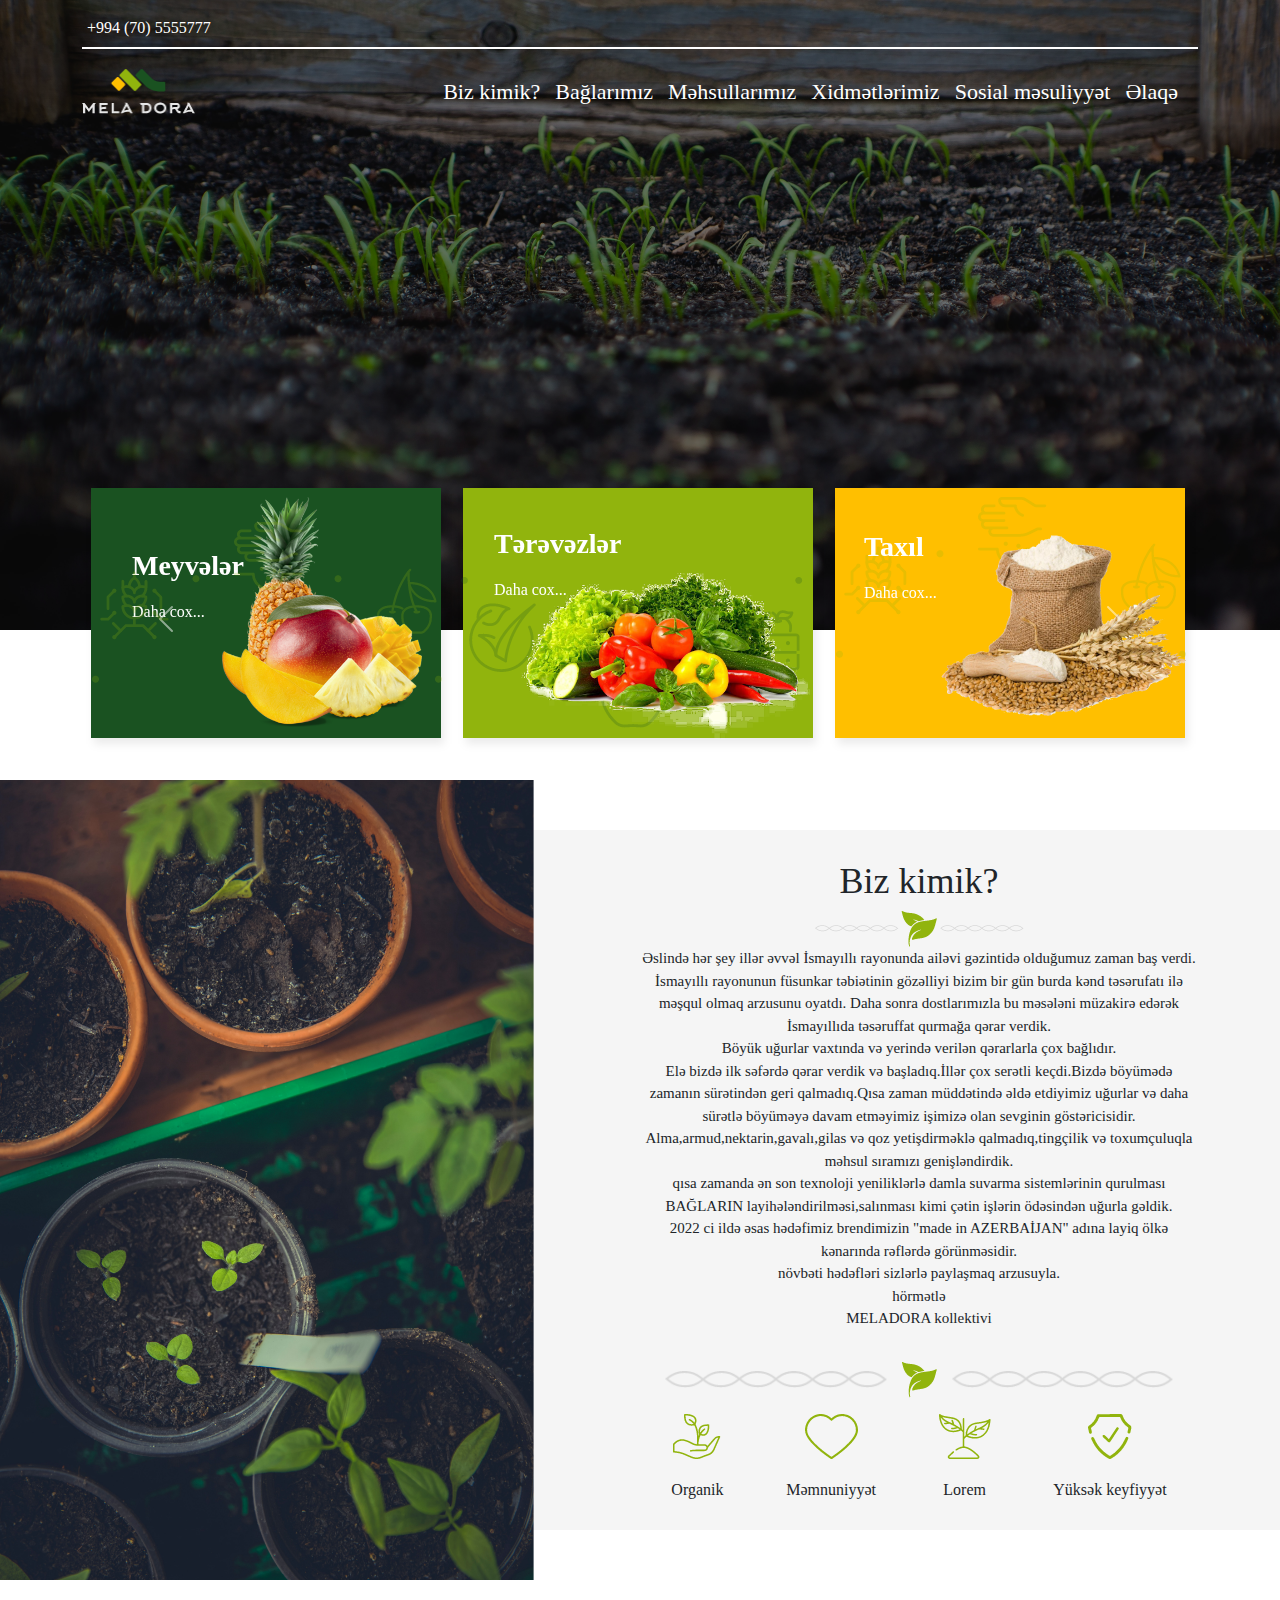
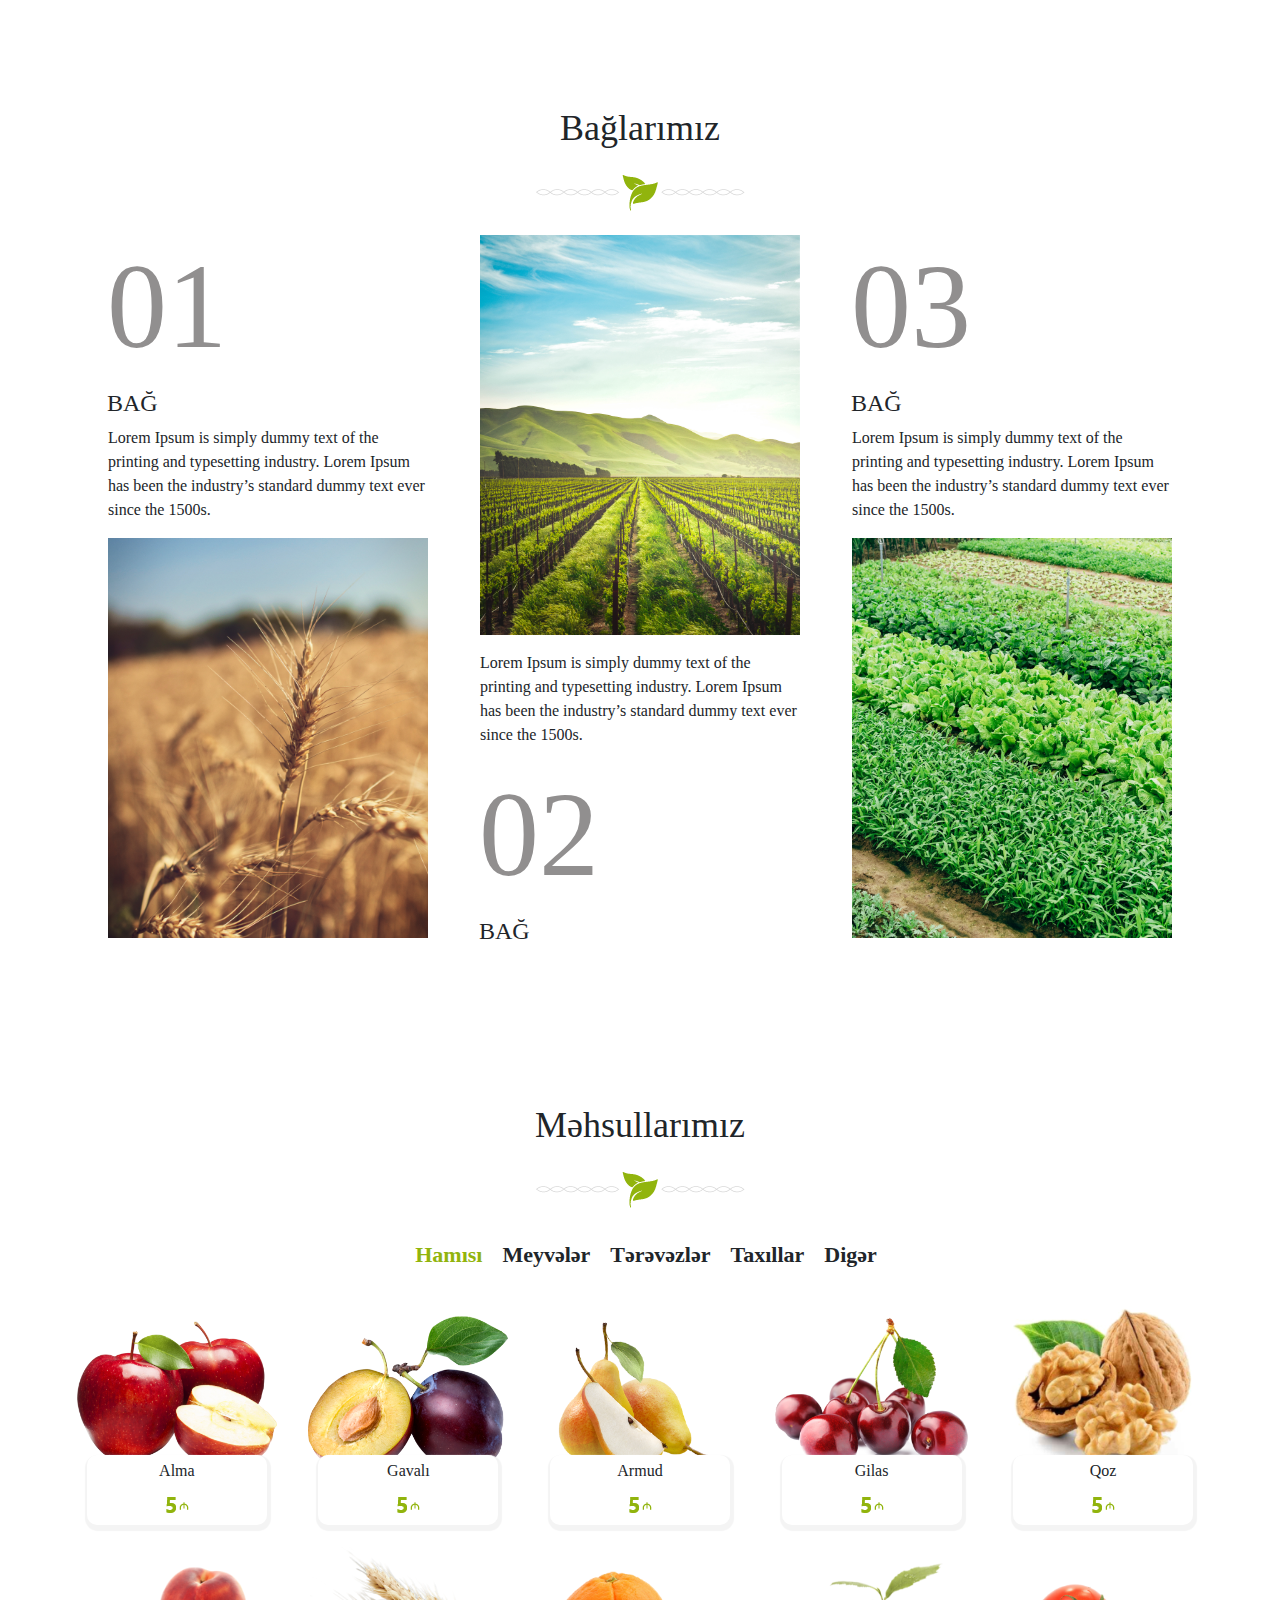
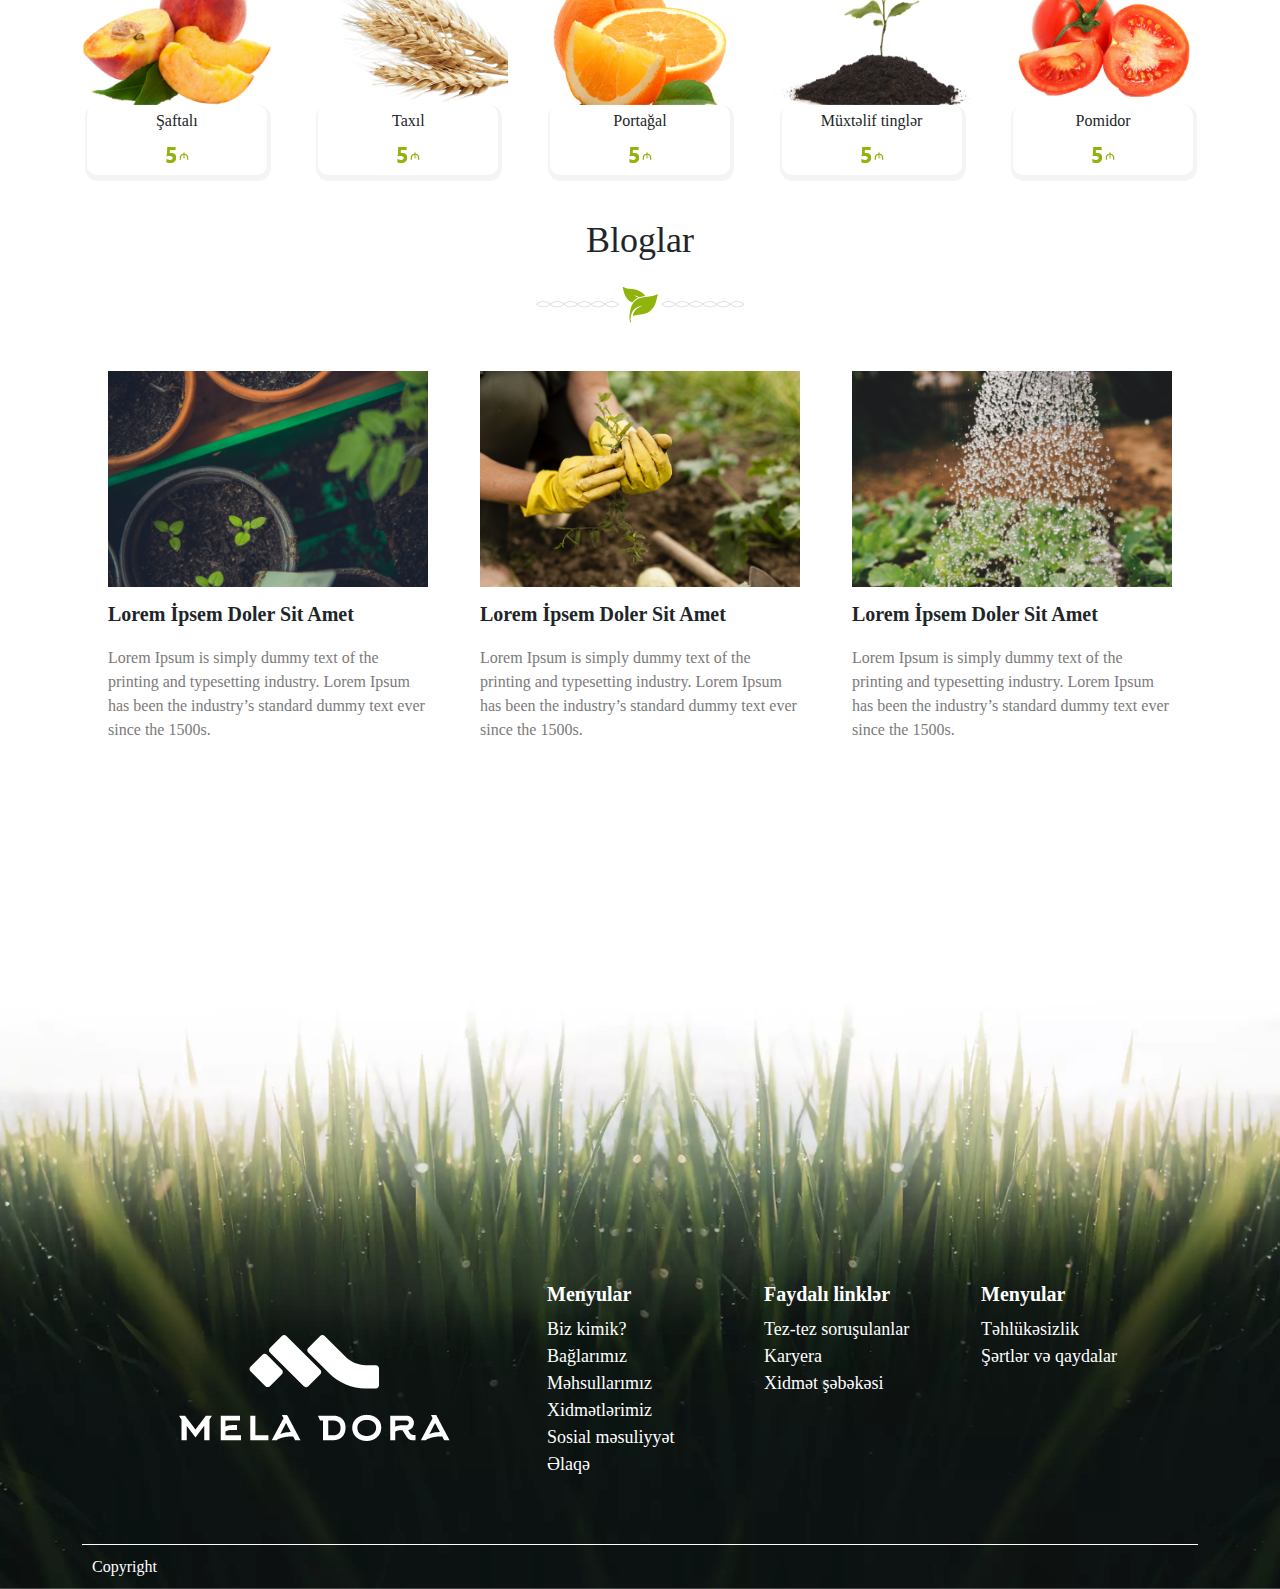
<file: index.html>
<!DOCTYPE html>
<html lang="en">
<head>
    <meta charset="UTF-8">
    <meta http-equiv="X-UA-Compatible" content="IE=edge">
    <meta name="viewport" content="width=device-width, initial-scale=1.0">
    <link rel="shortcut icon" href="img/favicon-16x16.png" type="image/x-icon">
    <link rel="icon" href="img/favicon-16x16.png" type="image/x-icon">
    <link rel="stylesheet" href="https://use.fontawesome.com/releases/v5.6.3/css/all.css" integrity="sha384-UHRtZLI+pbxtHCWp1t77Bi1L4ZtiqrqD80Kn4Z8NTSRyMA2Fd33n5dQ8lWUE00s/" crossorigin="anonymous">
    <link rel="stylesheet" href="css/style.css">
    <script src="js/posts.json"></script>
    <link href="https://cdn.jsdelivr.net/npm/bootstrap@5.2.1/dist/css/bootstrap.min.css" rel="stylesheet">
    <script src="https://cdn.jsdelivr.net/npm/bootstrap@5.0.2/dist/js/bootstrap.bundle.min.js" integrity="sha384-MrcW6ZMFYlzcLA8Nl+NtUVF0sA7MsXsP1UyJoMp4YLEuNSfAP+JcXn/tWtIaxVXM" crossorigin="anonymous"></script>
    <script src="https://cdn.jsdelivr.net/npm/@popperjs/core@2.9.2/dist/umd/popper.min.js" integrity="sha384-IQsoLXl5PILFhosVNubq5LC7Qb9DXgDA9i+tQ8Zj3iwWAwPtgFTxbJ8NT4GN1R8p" crossorigin="anonymous"></script>
    <script src="https://cdn.jsdelivr.net/npm/bootstrap@5.0.2/dist/js/bootstrap.min.js" integrity="sha384-cVKIPhGWiC2Al4u+LWgxfKTRIcfu0JTxR+EQDz/bgldoEyl4H0zUF0QKbrJ0EcQF" crossorigin="anonymous"></script>
    <title>malodora</title>
</head>
<body>
    <div class="containere">
        <div class="component">
            <div class="navbar-mobile-liner">
                <div class="navbar-mobile">
                    <div class="w-100 d-flex justify-content-between ">
                        <div class=""><a href="index.html"><img class="m-3" src="img/Group 1.png" alt=""></a></div>
                        <i id="removeMenu" class="fas fa-times m-3"></i>
                    </div>
                    <div class="w-100 d-flex justify-content-between">
                        <div class="d-felx justify-content-between  w-100 position-relative">
                            
                            <input class="mySearch" type="text">
                            
                            <i id="mobileSearch" class="fas fa-search search"></i>
                        </div>
                    </div>
                    <ul id="ulSearch" class="d-flex flex-column mt-5">
                        <li>
                            <a href="about-us.html">Biz kimik?</a>
                        </li>
                        <li>
                            <a href="gardens.html">Bağlarımız</a>
                        </li>
                        <li>
                            <a href="poducts.html">Məhsullarımız</a>
                        </li>
                        <li>
                            <a href="servics.html">Xidmətlərimiz</a>
                        </li>
                        <li>
                            <a href="social.html">Sosial məsuliyyət</a>
                        </li>
                        <li>
                            <a href="contact.html">Əlaqə</a>
                        </li>
                    </ul>
                </div>
            </div>
            <button onclick="topFunction()" id="myBtn" title="Go to top"><i class="fa fa-chevron-up "></i></button>
            <div class="component-liner"></div>
            <div class="container">
                <div class="navbar">
                    <div class="navbarr">
                        <h6><i class="fas fa-phone"></i> +994 (70) 5555777</h6>
                        <h6><i class="fab fa-facebook-f"></i>
                            <i class="fab fa-linkedin-in"></i> 
                            <i class="fab fa-twitter"></i>
                            <i class="fab fa-instagram"></i>
                            <i class="fab fa-youtube"></i>
                        </h6>
                    </div>
                    <div class="navbar-navv">
                        <a href="index.html"><img src="img/Group 1.png" alt=""></a>
                         
                        <i id="md-icons" class="fas fa-bars"></i>
                        <div class=" navbar-list ">
                            <ul  class="d-flex mb-0">
                                <li>
                                    <a href="about-us.html">Biz kimik?</a>
                                </li>
                                <li>
                                    <a href="gardens.html">Bağlarımız</a>
                                </li>
                                <li>
                                    <a href="poducts.html">Məhsullarımız</a>
                                </li>
                                <li>
                                    <a href="servics.html">Xidmətlərimiz</a>
                                </li>
                                <li>
                                    <a href="social.html">Sosial məsuliyyət</a>
                                </li>
                                <li>
                                    <a href="contact.html">Əlaqə</a>
                                </li>
                            </ul>
                            <div class="d-felx position-relative">
                                <div class="menu-search">
                                    <input class="mySearch" type="text">
                                </div>
                                <i id="myicons"  class="fas fa-search search"></i>
                            </div>
                        </div>
                    </div>
                </div>
                <div class="header-box">
                    <div id="carouselExampleControls" class="carousel slide box-slidee" data-bs-ride="carousel">
                        <div class="carousel-inner">
                          <div class="carousel-item active">
                            <div class="header-boxxx d-felx">
                                <div class=" col-4 box ">
                                    <div class="position-box1">
                                        <img src="img/Rectangle 29.png" alt="">
                                    </div>
                                    <img class="position-img" src="img/Group 435.png" alt="">
                                    <img class="position-img2" src="img/img3.png" alt="">
                                    <div class="position-text">
                                        <h3>Meyvələr</h3>
                                        <h6>Daha cox...</h6>
                                    </div>
                                </div>
                                <div class=" col-4 box">
                                    <div class="position-box">
                                        <img src="img/Rectangle 30.png" alt="">
                                    
                                        <img class="position-box-img" src="img/Group 434.png" alt="">
                                        <img class="position-box-img2" src="img/unnamed (3).png" alt="">
                                        <div class="position-box-text">
                                            <h3>Tərəvəzlər</h3>
                                            <h6>Daha cox...</h6>
                                        </div>
                                    </div>
                                </div>
                                <div class=" col-4 box ">
                                    <div class="position-box2">
                                        <img src="img/Rectangle 31.png" alt="">
                                    
                                        <img class="position-box2-img" src="img/Group 435.png" alt="">
                                        <img class="position-box2-img2" src="img/flour-clip-art-21.png" alt="">
                                        <div class="position-box2-text">
                                            <h3>Taxıl</h3>
                                            <h6>Daha cox...</h6>
                                        </div>
                                    </div>
                                </div>
                            </div>
                          </div>
                          <div class="carousel-item ">
                            <div class="header-boxxx">
                                <div class=" col-4 box ">
                                    <div class="position-box1">
                                        <img src="img/Rectangle 29.png" alt="">
                                    </div>
                                    <img class="position-img" src="img/Group 435.png" alt="">
                                    <img class="position-img2" src="img/img3.png" alt="">
                                    <div class="position-text">
                                        <h3>Meyvələr</h3>
                                        <h6>Daha cox...</h6>
                                    </div>
                                </div>
                                <div class=" col-4 box">
                                    <div class="position-box">
                                        <img src="img/Rectangle 30.png" alt="">
                                    
                                        <img class="position-box-img" src="img/Group 434.png" alt="">
                                        <img class="position-box-img2" src="img/unnamed (3).png" alt="">
                                        <div class="position-box-text">
                                            <h3>Tərəvəzlər</h3>
                                            <h6>Daha cox...</h6>
                                        </div>
                                    </div>
                                </div>
                                <div class=" col-4 box ">
                                    <div class="position-box2">
                                        <img src="img/Rectangle 31.png" alt="">
                                    
                                        <img class="position-box2-img" src="img/Group 435.png" alt="">
                                        <img class="position-box2-img2" src="img/flour-clip-art-21.png" alt="">
                                        <div class="position-box2-text">
                                            <h3>Taxıl</h3>
                                            <h6>Daha cox...</h6>
                                        </div>
                                    </div>
                                </div>
                            </div>
                          </div>
                          <div class="carousel-item">
                            <div class="header-boxxx">
                                <div class=" col-4 box ">
                                    <div class="position-box1">
                                        <img src="img/Rectangle 29.png" alt="">
                                    </div>
                                    <img class="position-img" src="img/Group 435.png" alt="">
                                    <img class="position-img2" src="img/img3.png" alt="">
                                    <div class="position-text">
                                        <h3>Meyvələr</h3>
                                        <h6>Daha cox...</h6>
                                    </div>
                                </div>
                                <div class=" col-4 box">
                                    <div class="position-box">
                                        <img src="img/Rectangle 30.png" alt="">
                                    
                                        <img class="position-box-img" src="img/Group 434.png" alt="">
                                        <img class="position-box-img2" src="img/unnamed (3).png" alt="">
                                        <div class="position-box-text">
                                            <h3>Tərəvəzlər</h3>
                                            <h6>Daha cox...</h6>
                                        </div>
                                    </div>
                                </div>
                                <div class=" col-4 box ">
                                    <div class="position-box2">
                                        <img src="img/Rectangle 31.png" alt="">
                                    
                                        <img class="position-box2-img" src="img/Group 435.png" alt="">
                                        <img class="position-box2-img2" src="img/flour-clip-art-21.png" alt="">
                                        <div class="position-box2-text">
                                            <h3>Taxıl</h3>
                                            <h6>Daha cox...</h6>
                                        </div>
                                    </div>
                                </div>
                            </div>
                          </div>
                        </div>
                        <button class="carousel-control-prev" type="button" data-bs-target="#carouselExampleControls" data-bs-slide="prev">
                          <span class="carousel-control-prev-icon" aria-hidden="true"></span>
                          <span class="visually-hidden">Previous</span>
                        </button>
                        <button class="carousel-control-next" type="button" data-bs-target="#carouselExampleControls" data-bs-slide="next">
                          <span class="carousel-control-next-icon" aria-hidden="true"></span>
                          <span class="visually-hidden">Next</span>
                        </button>
                    </div>                    
                </div>
                <!-- ===================== slide ======================= -->

                    <div id="carouselExampleIndicators" class="carousel slide box-slide" data-bs-ride="carousel">
                        <div class="carousel-indicators">
                          <button type="button" data-bs-target="#carouselExampleIndicators" data-bs-slide-to="0" class="active" aria-current="true" aria-label="Slide 1"></button>
                          <button type="button" data-bs-target="#carouselExampleIndicators" data-bs-slide-to="1" aria-label="Slide 2"></button>
                          <button type="button" data-bs-target="#carouselExampleIndicators" data-bs-slide-to="2" aria-label="Slide 3"></button>
                        </div>
                        <div class="carousel-inner">
                          <div class="carousel-item active">
                            <div class="  box ">
                                <div class="position-box1">
                                    <img src="img/Rectangle 29.png" alt="">
                                
                                    <img class="position-img" src="img/Group 435.png" alt="">
                                    <img class="position-img2" src="img/img3.png" alt="">
                                    <div class="position-text">
                                        <h3>Meyvələr</h3>
                                        <h6>Daha cox...</h6>
                                    </div>
                                </div>
                            </div>
                          </div>
                          <div class="carousel-item">
                            <div class=" box">
                                <div class="position-box">
                                    <img src="img/Rectangle 30.png" alt="">
                                
                                    <img class="position-box-img" src="img/Group 434.png" alt="">
                                    <img class="position-box-img2" src="img/unnamed (3).png" alt="">
                                    <div class="position-box-text">
                                        <h3>Tərəvəzlər</h3>
                                        <h6>Daha cox...</h6>
                                    </div>
                                </div>
                            </div>
                          </div>
                          <div class="carousel-item">
                            <div class="  box ">
                                <div class="position-box2">
                                    <img src="img/Rectangle 31.png" alt="">
                                
                                    <img class="position-box2-img" src="img/Group 435.png" alt="">
                                    <img class="position-box2-img2" src="img/flour-clip-art-21.png" alt="">
                                    <div class="position-box2-text">
                                        <h3>Taxıl</h3>
                                        <h6>Daha cox...</h6>
                                    </div>
                                </div>
                            </div>        
                          </div>
                        </div>
                        <button class="carousel-control-prev" type="button" data-bs-target="#carouselExampleIndicators" data-bs-slide="prev">
                          <span class="carousel-control-prev-icon" aria-hidden="true"></span>
                          <span class="visually-hidden">Previous</span>
                        </button>
                        <button class="carousel-control-next" type="button" data-bs-target="#carouselExampleIndicators" data-bs-slide="next">
                          <span class="carousel-control-next-icon" aria-hidden="true"></span>
                          <span class="visually-hidden">Next</span>
                        </button>
                      </div>
                </div>

                <!-- ===================== slide ======================= -->
            </div>
            <div class="companent-about">
                <img class="about-img" src="img/markus-spiske-k2BDz7QXuJM-unsplash.png" alt="">
                <div class="container">
                    <div class="d-lg-flex d-md-column">
                        <div class="col-lg-6 col-md-12">
                            
                        </div>
                        <div class="col-lg-6 col-md-12 about">
                            <h1>Biz kimik?</h1>
                            <img src="img/Group 11.png" alt="">
                            <p>Əslində hər şey illər əvvəl İsmayıllı rayonunda  ailəvi gəzintidə olduğumuz zaman baş verdi. İsmayıllı rayonunun füsunkar təbiətinin gözəlliyi bizim bir gün burda kənd təsərufatı ilə məşqul olmaq arzusunu oyatdı. Daha sonra dostlarımızla bu məsələni müzakirə edərək İsmayıllıda təsəruffat qurmağa qərar verdik.<br>
                                Böyük uğurlar vaxtında və yerində verilən qərarlarla çox bağlıdır.<br>
                                Elə bizdə ilk səfərdə qərar verdik və başladıq.İllər çox serətli keçdi.Bizdə böyümədə zamanın sürətindən geri qalmadıq.Qısa zaman müddətində əldə etdiyimiz uğurlar və daha sürətlə böyüməyə davam etməyimiz işimizə olan sevginin göstəricisidir.<br>
                                Alma,armud,nektarin,gavalı,gilas və qoz yetişdirməklə qalmadıq,tingçilik və toxumçuluqla məhsul sıramızı genişləndirdik.<br>
                                qısa zamanda ən son texnoloji yeniliklərlə damla suvarma sistemlərinin qurulması BAĞLARIN layihələndirilməsi,salınması kimi çətin işlərin ödəsindən uğurla gəldik.<br>
                                2022 ci ildə əsas  hədəfimiz brendimizin "made in AZERBAİJAN" adına layiq ölkə kənarında rəflərdə görünməsidir.<br>
                                növbəti hədəfləri sizlərlə paylaşmaq arzusuyla.<br>
                                hörmətlə<br>
                                MELADORA kollektivi
                            </p>
                            <div class="d-flex align-items-center mt-3">
                                <img class="log-img " src="img/Path 37.png" alt="">
                                <img src="img/Group 6.png" alt="">
                                <img class="log-img " src="img/Path 37.png" alt="">
                            </div>
                            <div class="d-flex w-100 justify-content-around mt-3">
                                <div class="affairs">
                                    <img src="img/Path 24.png" alt="">
                                    <h6>Organik</h6>
                                </div>
                                <div class="affairs">
                                    <img src="img/Path 34.png" alt="">
                                    <h6>Məmnuniyyət</h6>
                                </div>
                                <div class="affairs">
                                    <img src="img/Path 29.png" alt="">
                                    <h6>Lorem</h6>
                                </div>
                                <div class="affairs">
                                    <img src="img/Group 4.png" alt="">
                                    <h6>Yüksək keyfiyyət</h6>
                                </div>
                            </div>
                        </div>
                    </div>
                    <div class="component-gardens ">
                        <h1>Bağlarımız</h1>
                        <img src="img/Group 11.png" alt="">
                        <div class=" mt-4 w-100  component-gardenss index-garden">
                            <div class="col-lg-4 col-md-6 col-sm-12 gardens-box">
                                <div class="gardens-text">
                                    <h1>01</h1>
                                    <h4>BAĞ</h4>
                                </div>
                                <p>Lorem Ipsum is simply dummy text of the printing and typesetting industry. Lorem Ipsum has been the industry’s standard dummy text ever since the 1500s.</p>
                                <img src="img/img5.png" alt="">
                            </div>

                            <div id="gardensBoxLg" class="col-lg-4 col-md-6 col-sm-12 gardens-box">
                                <img class="mb-3" src="img/img4.png" alt="">
                                <p>Lorem Ipsum is simply dummy text of the printing and typesetting industry. Lorem Ipsum has been the industry’s standard dummy text ever since the 1500s.</p>
                                <div class="gardens-text">
                                    <h1>02</h1>
                                    <h4>BAĞ</h4>
                                </div>
                            </div>

                            <div id="gardensBoxMb" class="col-lg-4 col-md-6 col-sm-12 gardens-box">
                                <div class="gardens-text">
                                    <h1>02</h1>
                                    <h4>BAĞ</h4>
                                </div>
                                <p>Lorem Ipsum is simply dummy text of the printing and typesetting industry. Lorem Ipsum has been the industry’s standard dummy text ever since the 1500s.</p>
                                <img class="mb-3" src="img/img4.png" alt=""> 
                            </div>

                            <div class="col-lg-4 col-md-6 col-sm-12 gardens-box">
                                <div class="gardens-text">
                                    <h1>03</h1>
                                    <h4>BAĞ</h4>
                                </div>
                                <p>Lorem Ipsum is simply dummy text of the printing and typesetting industry. Lorem Ipsum has been the industry’s standard dummy text ever since the 1500s.</p>
                                <img src="img/img6.png" alt="">
                            </div>
                        </div>
                    </div>
                    <div class="component-products">
                        <h1>Məhsullarımız</h1>
                        <img src="img/Group 11.png" alt="">
                        <ul id="productsLis">
                            <li  class="active nav0">Hamısı</li>
                            <li  value="fruit" class=" nav1">Meyvələr</li>
                            <li value="vegetable" class=" nav2">Tərəvəzlər</li>
                            <li value="grain" class=" nav3">Taxıllar</li>
                            <li value="other" class=" nav4">Digər</li>
                        </ul>
                        <div id="products0" class="products-box products-active mt-2">
                            
                        </div>
                        <div id="products1" class="products-box mt-2">
                            
                        </div>
                        <div id="products2" class="products-box mt-2">
                            
                        </div>
                        <div id="products3" class="products-box mt-2 ">
                            
                        </div>
                        <div id="products4" class="products-box mt-2">
                            
                        </div>
                    </div>
                    <div class="component-blogs mt-4">
                        <div class="component-blogss">
                            <h1>Bloglar</h1>
                            <img src="img/Group 11.png" alt="">
                        </div>
                        <div class=" mt-5   blogs-text">
                            <div class=" mb-md-4 mb-sm-4 col-lg-4 col-md-6 col-ms-12 d-flex justify-content-center">
                                <div class="blogs">
                                    <img class="w-100" src="img/img17.png" alt="">
                                    <h6>Lorem İpsem Doler Sit Amet</h6>
                                    <p>Lorem Ipsum is simply dummy text of the printing and typesetting industry. Lorem Ipsum has been the industry’s standard dummy text ever since the 1500s.</p>
                                </div>
                            </div>
                            <div class=" mb-md-4 mb-sm-4 col-lg-4 col-md-6 col-ms-12 d-flex justify-content-center">
                                <div class="blogs">
                                    <img class="w-100" src="img/close-up-woman-harvesting-garden.png" alt="">
                                    <h6>Lorem İpsem Doler Sit Amet</h6>
                                    <p>Lorem Ipsum is simply dummy text of the printing and typesetting industry. Lorem Ipsum has been the industry’s standard dummy text ever since the 1500s.</p>
                                </div>
                            </div>
                            <div class=" mb-md-4 mb-sm-4 col-lg-4 col-md-6 col-ms-12 d-flex justify-content-center">
                                <div class="blogs">
                                    <img class="w-100" src="img/markus-spiske-sFydXGrt5OA-unsplash.png" alt="">
                                    <h6>Lorem İpsem Doler Sit Amet</h6>
                                    <p>Lorem Ipsum is simply dummy text of the printing and typesetting industry. Lorem Ipsum has been the industry’s standard dummy text ever since the 1500s.</p>
                                </div>
                            </div>
                        </div>
                    </div>
                    <div class="component-footer d-flex ">
                        <div class="col-5 d-lg-flex d-none align-items-center justify-content-center">
                            <a href="index.html"><img src="img/Group 418.png" alt=""></a>
                        </div>
                        <div class="col-lg-7 col-12">
                            <div class="col-12 d-flex">
                                <div class="col-4">
                                    <h6>Menyular</h6>
                                    <ul>
                                        <li><a href="about-us.html">Biz kimik?</a></li>
                                        <li><a href="gardens.html">Bağlarımız</a></li>
                                        <li><a href="poducts.html">Məhsullarımız</a></li>
                                        <li><a href="servics.html">Xidmətlərimiz</a></li>
                                        <li><a href="social.html">Sosial məsuliyyət</a></li>
                                        <li><a href="contact.html">Əlaqə</a></li>
                                    </ul>
                                </div>
                                <div class="col-4">
                                    <h6>Faydalı linklər</h6>
                                    <ul>
                                        <li><a href="">Tez-tez soruşulanlar</a></li>
                                        <li><a href="">Karyera</a></li>
                                        <li><a href="">Xidmət şəbəkəsi</a></li>
                                    </ul>
                                </div>
                                <div class="col-4">
                                    <h6>Menyular</h6>
                                    <ul>
                                        <li><a href="">Təhlükəsizlik</a></li>
                                        <li><a href="">Şərtlər və qaydalar</a></li>
                                    </ul>
                                </div>
                            </div>
                        </div>
                    </div>
                    <div class="footer-so">
                        Copyright
                    </div>
                </div>
                <div class="position-relative">
                    <img class="footer-index-img" src="img/ezgif.com-gif-maker (1).png" alt="">
                </div>
            </div>  
        </div>
    </div>


    <script src="https://ajax.googleapis.com/ajax/libs/jquery/1.12.2/jquery.min.js"></script>
    <script src="js/main.js"></script>
    <script src="https://code.jquery.com/jquery-3.3.1.slim.min.js" integrity="sha384-q8i/X+965DzO0rT7abK41JStQIAqVgRVzpbzo5smXKp4YfRvH+8abtTE1Pi6jizo" crossorigin="anonymous"></script>
    <script src="https://cdnjs.cloudflare.com/ajax/libs/popper.js/1.14.7/umd/popper.min.js" integrity="sha384-UO2eT0CpHqdSJQ6hJty5KVphtPhzWj9WO1clHTMGa3JDZwrnQq4sF86dIHNDz0W1" crossorigin="anonymous"></script>
    <script src="https://stackpath.bootstrapcdn.com/bootstrap/4.3.1/js/bootstrap.min.js" integrity="sha384-JjSmVgyd0p3pXB1rRibZUAYoIIy6OrQ6VrjIEaFf/nJGzIxFDsf4x0xIM+B07jRM" crossorigin="anonymous"></script>
</body>
</html>
</file>
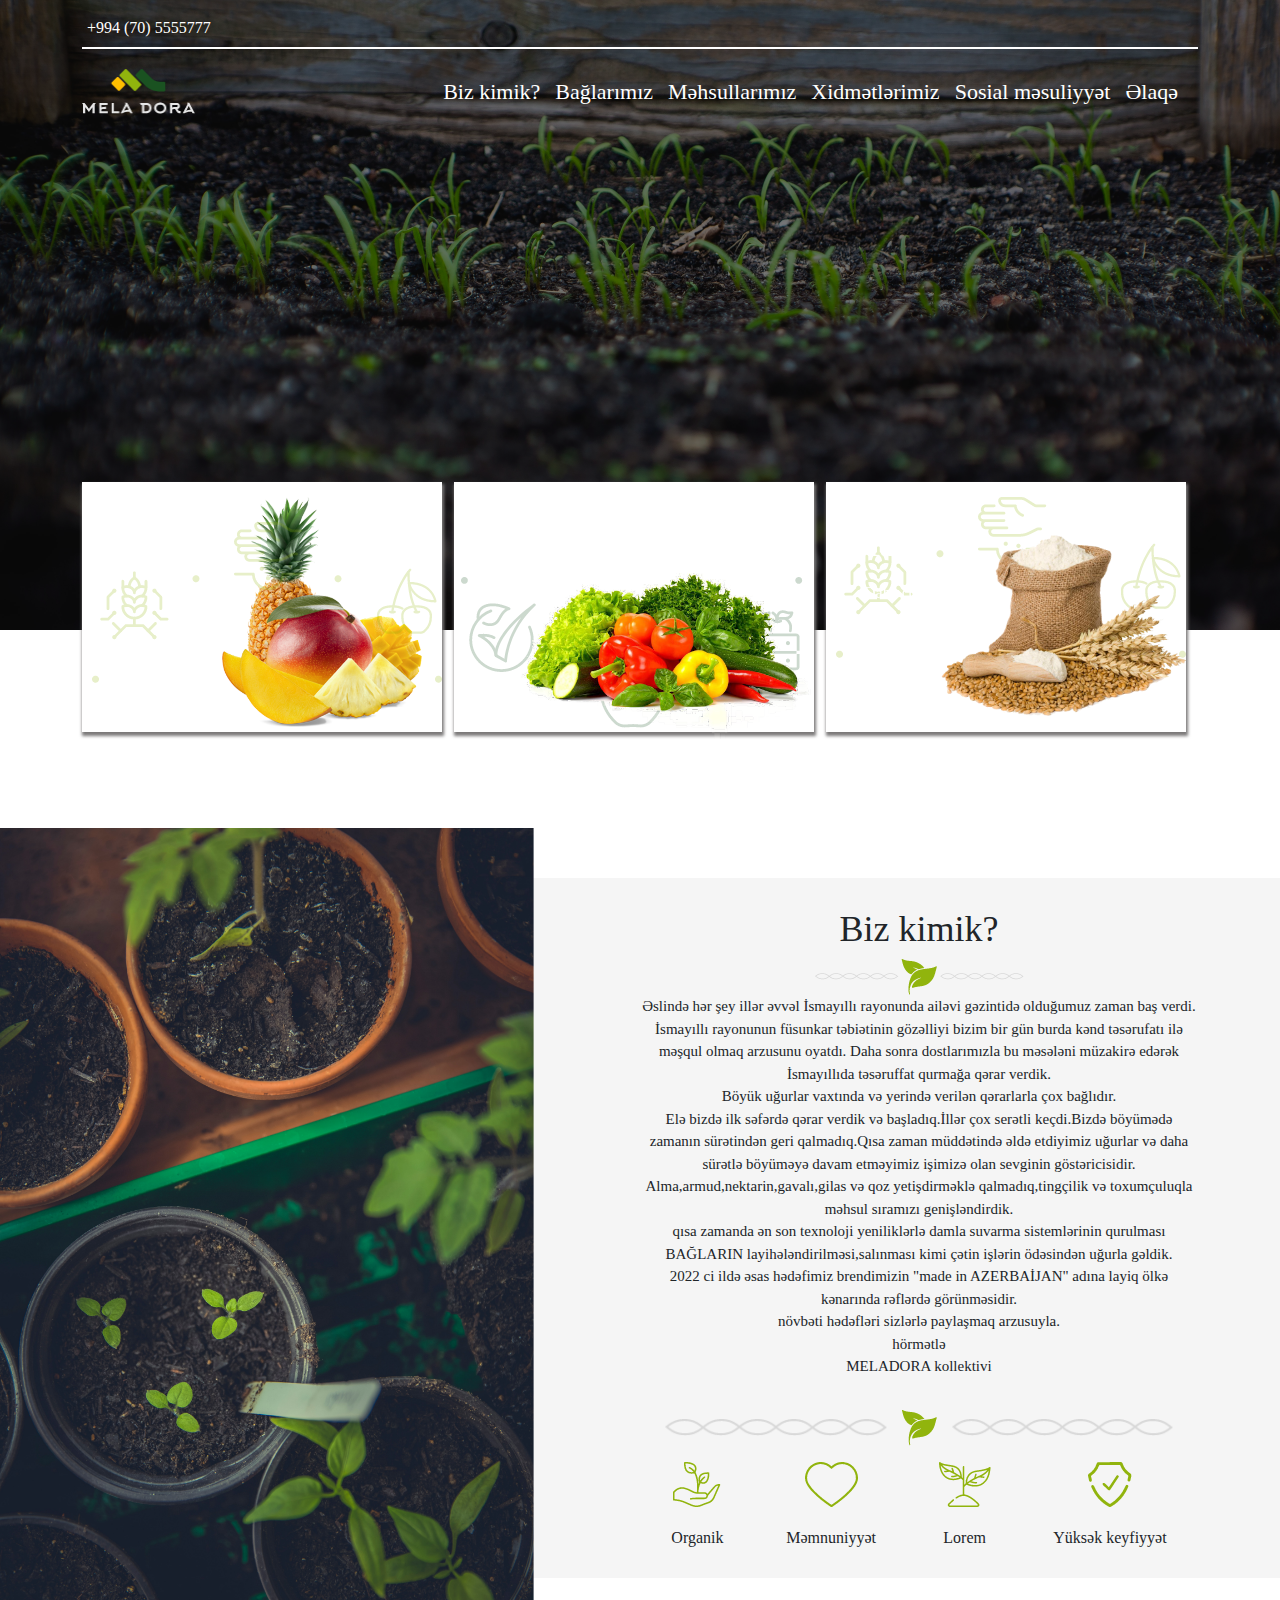
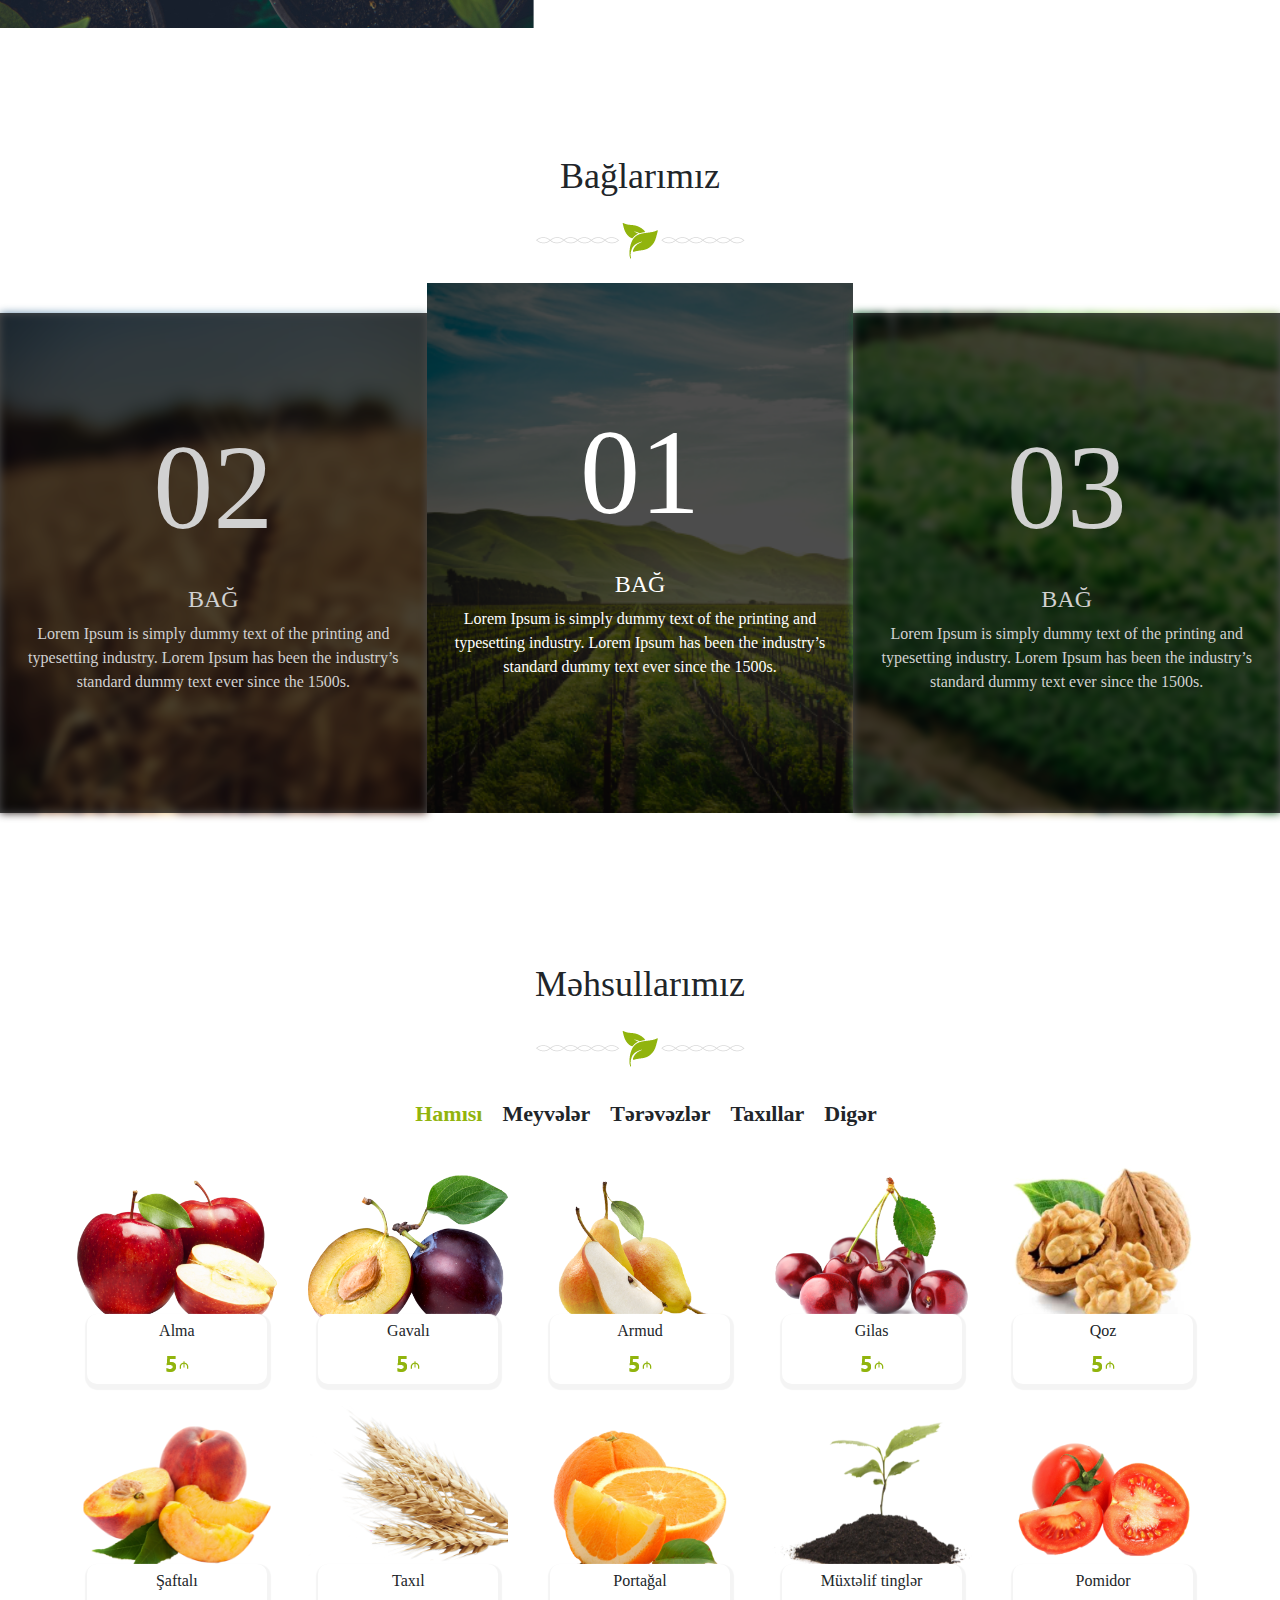
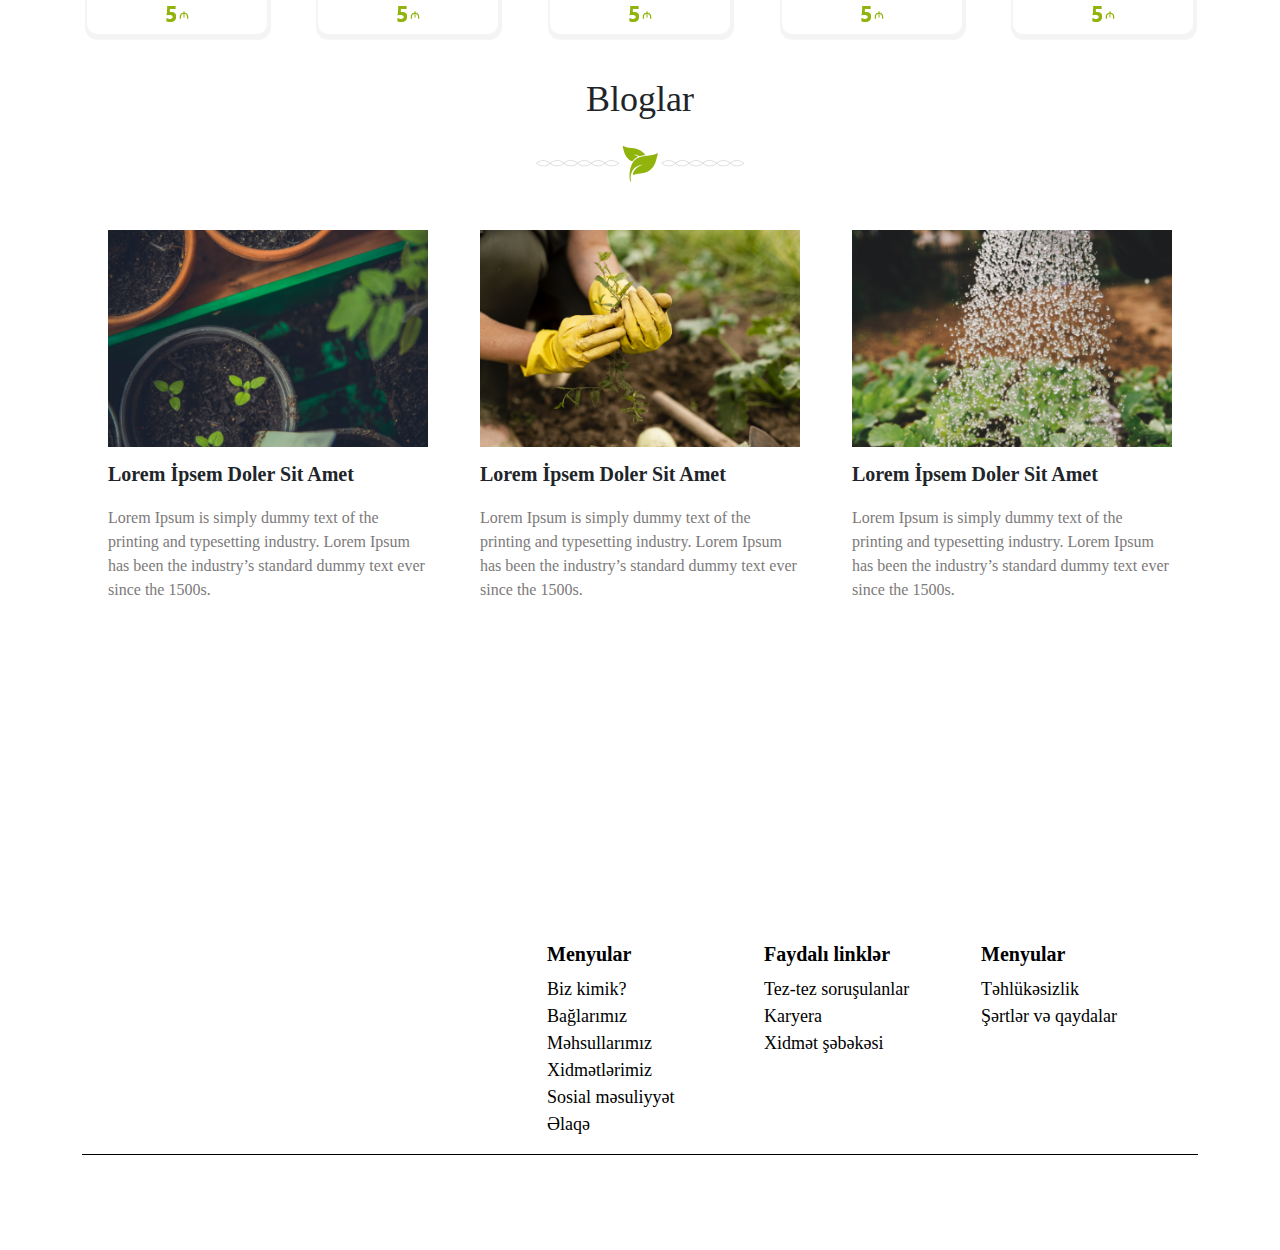
<file: about.html>
<!DOCTYPE html>
<html lang="en">
<head>
    <meta charset="UTF-8">
    <meta http-equiv="X-UA-Compatible" content="IE=edge">
    <meta name="viewport" content="width=device-width, initial-scale=1.0">
    <link rel="shortcut icon" href="img/favicon-16x16.png" type="image/x-icon">
    <link rel="icon" href="img/favicon-16x16.png" type="image/x-icon">
    <link rel="stylesheet" href="https://use.fontawesome.com/releases/v5.6.3/css/all.css" integrity="sha384-UHRtZLI+pbxtHCWp1t77Bi1L4ZtiqrqD80Kn4Z8NTSRyMA2Fd33n5dQ8lWUE00s/" crossorigin="anonymous">
    <link rel="stylesheet" href="css/style.css">
    <script src="js/posts.json"></script>
    <link href="https://cdn.jsdelivr.net/npm/bootstrap@5.2.1/dist/css/bootstrap.min.css" rel="stylesheet">
    <script src="https://cdn.jsdelivr.net/npm/bootstrap@5.0.2/dist/js/bootstrap.bundle.min.js" integrity="sha384-MrcW6ZMFYlzcLA8Nl+NtUVF0sA7MsXsP1UyJoMp4YLEuNSfAP+JcXn/tWtIaxVXM" crossorigin="anonymous"></script>
    <script src="https://cdn.jsdelivr.net/npm/@popperjs/core@2.9.2/dist/umd/popper.min.js" integrity="sha384-IQsoLXl5PILFhosVNubq5LC7Qb9DXgDA9i+tQ8Zj3iwWAwPtgFTxbJ8NT4GN1R8p" crossorigin="anonymous"></script>
    <script src="https://cdn.jsdelivr.net/npm/bootstrap@5.0.2/dist/js/bootstrap.min.js" integrity="sha384-cVKIPhGWiC2Al4u+LWgxfKTRIcfu0JTxR+EQDz/bgldoEyl4H0zUF0QKbrJ0EcQF" crossorigin="anonymous"></script>
    <title>malodora</title>
</head>
<body>

    <div class="containere">
        <div class="component">
            <div class="navbar-mobile-liner">
                <div class="navbar-mobile">
                    <div class="w-100 d-flex justify-content-between ">
                        <a href="index.html"><div class=""><img class="m-3" src="img/Group 1.png" alt=""></div></a>
                        <i id="removeMenu" class="fas fa-times m-3"></i>
                    </div>
                    <div class="w-100 d-flex justify-content-between">
                        <div class="d-felx justify-content-between  w-100 position-relative">
                            
                            <input class="mySearch" type="text">
                            
                            <i id="mobileSearch" class="fas fa-search search"></i>
                        </div>
                    </div>
                    <ul id="ulSearch" class="d-flex flex-column mt-5">
                        <li>
                            <a href="about-us.html">Biz kimik?</a>
                        </li>
                        <li>
                            <a href="gardens.html">Bağlarımız</a>
                        </li>
                        <li>
                            <a href="poducts.html">Məhsullarımız</a>
                        </li>
                        <li>
                            <a href="servics.html">Xidmətlərimiz</a>
                        </li>
                        <li>
                            <a href="social.html">Sosial məsuliyyət</a>
                        </li>
                        <li>
                            <a href="contact.html">Əlaqə</a>
                        </li>
                    </ul>
                </div>
            </div>
            <button onclick="topFunction()" id="myBtn" title="Go to top"><i class="fa fa-chevron-up "></i></button>
            <div class="component-liner"></div>
            <div class="container">
                <div class="navbar">
                    <div class="navbarr">
                        <h6><i class="fas fa-phone"></i> +994 (70) 5555777</h6>
                        <h6><i class="fab fa-facebook-f"></i>
                            <i class="fab fa-linkedin-in"></i> 
                            <i class="fab fa-twitter"></i>
                            <i class="fab fa-instagram"></i>
                            <i class="fab fa-youtube"></i>
                        </h6>
                    </div>
                    <div class="navbar-navv">
                        <a href="index.html"><img src="img/Group 1.png" alt=""></a>
                         
                        <i id="md-icons" class="fas fa-bars"></i>
                        <div class=" navbar-list ">
                            <ul  class="d-flex mb-0">
                                <li>
                                    <a href="about-us.html">Biz kimik?</a>
                                </li>
                                <li>
                                    <a href="gardens.html">Bağlarımız</a>
                                </li>
                                <li>
                                    <a href="poducts.html">Məhsullarımız</a>
                                </li>
                                <li>
                                    <a href="servics.html">Xidmətlərimiz</a>
                                </li>
                                <li>
                                    <a href="social.html">Sosial məsuliyyət</a>
                                </li>
                                <li>
                                    <a href="contact.html">Əlaqə</a>
                                </li>
                            </ul>
                            <div class="d-felx position-relative">
                                <div class="menu-search">
                                    <input class="mySearch" type="text">
                                </div>
                                <i id="myicons"  class="fas fa-search search"></i>
                            </div>
                        </div>
                    </div>
                </div>
                <div class="header-box">
                    <div id="carouselExampleControls" class="carousel slide box-slidee" data-bs-ride="carousel">
                        <div class="carousel-inner">
                          <div class="carousel-item active">
                            <div class="header-boxxx d-felx">
                                <div class=" col-4 box ">
                                    <div class="position-box1 about-box-img">
                                        <!-- <img src="img/Rectangle 29.png" alt=""> -->
                                    </div>
                                    <img class="position-img" src="img/Group 435.png" alt="">
                                    <img class="position-img2" src="img/img3.png" alt="">
                                    <div class="position-text">
                                        <h3>Meyvələr</h3>
                                        <h6>Daha cox...</h6>
                                    </div>
                                </div>
                                <div class=" col-4 box">
                                    <div class="position-box about-box-img">
                                        <!-- <img src="img/Rectangle 30.png" alt=""> -->
                                    
                                        <img class="position-box-img" src="img/Group 434.png" alt="">
                                        <img class="position-box-img2" src="img/unnamed (3).png" alt="">
                                        <div class="position-box-text">
                                            <h3>Tərəvəzlər</h3>
                                            <h6>Daha cox...</h6>
                                        </div>
                                    </div>
                                </div>
                                <div class=" col-4 box ">
                                    <div class="position-box2 about-box-img">
                                        <!-- <img src="img/Rectangle 31.png" alt=""> -->
                                    
                                        <img class="position-box2-img" src="img/Group 435.png" alt="">
                                        <img class="position-box2-img2" src="img/flour-clip-art-21.png" alt="">
                                        <div class="position-box2-text">
                                            <h3>Taxıl</h3>
                                            <h6>Daha cox...</h6>
                                        </div>
                                    </div>
                                </div>
                            </div>
                          </div>
                          <div class="carousel-item ">
                            <div class="header-boxxx">
                                <div class=" col-4 box ">
                                    <div class="position-box1 about-box-img">
                                        <!-- <img src="img/Rectangle 29.png" alt=""> -->
                                    </div>
                                    <img class="position-img" src="img/Group 435.png" alt="">
                                    <img class="position-img2" src="img/img3.png" alt="">
                                    <div class="position-text">
                                        <h3>Meyvələr</h3>
                                        <h6>Daha cox...</h6>
                                    </div>
                                </div>
                                <div class=" col-4 box">
                                    <div class="position-box about-box-img">
                                        <!-- <img src="img/Rectangle 30.png" alt=""> -->
                                    
                                        <img class="position-box-img" src="img/Group 434.png" alt="">
                                        <img class="position-box-img2" src="img/unnamed (3).png" alt="">
                                        <div class="position-box-text">
                                            <h3>Tərəvəzlər</h3>
                                            <h6>Daha cox...</h6>
                                        </div>
                                    </div>
                                </div>
                                <div class=" col-4 box ">
                                    <div class="position-box2 about-box-img">
                                        <!-- <img src="img/Rectangle 31.png" alt=""> -->
                                    
                                        <img class="position-box2-img" src="img/Group 435.png" alt="">
                                        <img class="position-box2-img2" src="img/flour-clip-art-21.png" alt="">
                                        <div class="position-box2-text">
                                            <h3>Taxıl</h3>
                                            <h6>Daha cox...</h6>
                                        </div>
                                    </div>
                                </div>
                            </div>
                          </div>
                          <div class="carousel-item">
                            <div class="header-boxxx">
                                <div class=" col-4 box ">
                                    <div class="position-box1 about-box-img">
                                        <!-- <img src="img/Rectangle 29.png" alt=""> -->
                                    </div>
                                    <img class="position-img" src="img/Group 435.png" alt="">
                                    <img class="position-img2" src="img/img3.png" alt="">
                                    <div class="position-text">
                                        <h3>Meyvələr</h3>
                                        <h6>Daha cox...</h6>
                                    </div>
                                </div>
                                <div class=" col-4 box">
                                    <div class="position-box about-box-img">
                                        <!-- <img src="img/Rectangle 30.png" alt=""> -->
                                    
                                        <img class="position-box-img" src="img/Group 434.png" alt="">
                                        <img class="position-box-img2" src="img/unnamed (3).png" alt="">
                                        <div class="position-box-text">
                                            <h3>Tərəvəzlər</h3>
                                            <h6>Daha cox...</h6>
                                        </div>
                                    </div>
                                </div>
                                <div class=" col-4 box ">
                                    <div class="position-box2 about-box-img">
                                        <!-- <img src="img/Rectangle 31.png" alt=""> -->
                                    
                                        <img class="position-box2-img" src="img/Group 435.png" alt="">
                                        <img class="position-box2-img2" src="img/flour-clip-art-21.png" alt="">
                                        <div class="position-box2-text">
                                            <h3>Taxıl</h3>
                                            <h6>Daha cox...</h6>
                                        </div>
                                    </div>
                                </div>
                            </div>
                          </div>
                        </div>
                        <button class="carousel-control-prev" type="button" data-bs-target="#carouselExampleControls" data-bs-slide="prev">
                          <span class="carousel-control-prev-icon" aria-hidden="true"></span>
                          <span class="visually-hidden">Previous</span>
                        </button>
                        <button class="carousel-control-next" type="button" data-bs-target="#carouselExampleControls" data-bs-slide="next">
                          <span class="carousel-control-next-icon" aria-hidden="true"></span>
                          <span class="visually-hidden">Next</span>
                        </button>
                    </div>                    
                </div>
                <!-- ===================== slide ======================= -->

                    <div id="carouselExampleIndicators" class="carousel slide box-slide" data-bs-ride="carousel">
                        <div class="carousel-indicators">
                          <button type="button" data-bs-target="#carouselExampleIndicators" data-bs-slide-to="0" class="active" aria-current="true" aria-label="Slide 1"></button>
                          <button type="button" data-bs-target="#carouselExampleIndicators" data-bs-slide-to="1" aria-label="Slide 2"></button>
                          <button type="button" data-bs-target="#carouselExampleIndicators" data-bs-slide-to="2" aria-label="Slide 3"></button>
                        </div>
                        <div class="carousel-inner">
                          <div class="carousel-item active">
                            <div class="  box ">
                                <div class="position-box1 about-box-img">
                                    <!-- <img src="img/Rectangle 29.png" alt=""> -->
                                
                                    <img class="position-img" src="img/Group 435.png" alt="">
                                    <img class="position-img2" src="img/img3.png" alt="">
                                    <div class="position-text">
                                        <h3>Meyvələr</h3>
                                        <h6>Daha cox...</h6>
                                    </div>
                                </div>
                            </div>
                          </div>
                          <div class="carousel-item">
                            <div class=" box">
                                <div class="position-box about-box-img">
                                    <!-- <img src="img/Rectangle 30.png" alt=""> -->
                                
                                    <img class="position-box-img" src="img/Group 434.png" alt="">
                                    <img class="position-box-img2" src="img/unnamed (3).png" alt="">
                                    <div class="position-box-text">
                                        <h3>Tərəvəzlər</h3>
                                        <h6>Daha cox...</h6>
                                    </div>
                                </div>
                            </div>
                          </div>
                          <div class="carousel-item">
                            <div class="  box ">
                                <div class="position-box2 about-box-img">
                                    <!-- <img src="img/Rectangle 31.png" alt=""> -->
                                
                                    <img class="position-box2-img" src="img/Group 435.png" alt="">
                                    <img class="position-box2-img2" src="img/flour-clip-art-21.png" alt="">
                                    <div class="position-box2-text">
                                        <h3>Taxıl</h3>
                                        <h6>Daha cox...</h6>+
                                    </div>
                                </div>
                            </div>        
                          </div>
                        </div>
                        <button class="carousel-control-prev" type="button" data-bs-target="#carouselExampleIndicators" data-bs-slide="prev">
                          <span class="carousel-control-prev-icon" aria-hidden="true"></span>
                          <span class="visually-hidden">Previous</span>
                        </button>
                        <button class="carousel-control-next" type="button" data-bs-target="#carouselExampleIndicators" data-bs-slide="next">
                          <span class="carousel-control-next-icon" aria-hidden="true"></span>
                          <span class="visually-hidden">Next</span>
                        </button>
                      </div>
                </div>

                <!-- ===================== slide ======================= -->
            </div>
            <div class="companent-about mt-5">
                <img class="about-img" src="img/markus-spiske-k2BDz7QXuJM-unsplash.png" alt="">
                <div class="container">
                    <div class="d-lg-flex d-md-column">
                        <div class="col-lg-6 col-md-12">
                            
                        </div>
                        <div class="col-lg-6 col-md-12 about">
                            <h1>Biz kimik?</h1>
                            <img src="img/Group 11.png" alt="">
                            <p>Əslində hər şey illər əvvəl İsmayıllı rayonunda  ailəvi gəzintidə olduğumuz zaman baş verdi. İsmayıllı rayonunun füsunkar təbiətinin gözəlliyi bizim bir gün burda kənd təsərufatı ilə məşqul olmaq arzusunu oyatdı. Daha sonra dostlarımızla bu məsələni müzakirə edərək İsmayıllıda təsəruffat qurmağa qərar verdik.<br>
                                Böyük uğurlar vaxtında və yerində verilən qərarlarla çox bağlıdır.<br>
                                Elə bizdə ilk səfərdə qərar verdik və başladıq.İllər çox serətli keçdi.Bizdə böyümədə zamanın sürətindən geri qalmadıq.Qısa zaman müddətində əldə etdiyimiz uğurlar və daha sürətlə böyüməyə davam etməyimiz işimizə olan sevginin göstəricisidir.<br>
                                Alma,armud,nektarin,gavalı,gilas və qoz yetişdirməklə qalmadıq,tingçilik və toxumçuluqla məhsul sıramızı genişləndirdik.<br>
                                qısa zamanda ən son texnoloji yeniliklərlə damla suvarma sistemlərinin qurulması BAĞLARIN layihələndirilməsi,salınması kimi çətin işlərin ödəsindən uğurla gəldik.<br>
                                2022 ci ildə əsas  hədəfimiz brendimizin "made in AZERBAİJAN" adına layiq ölkə kənarında rəflərdə görünməsidir.<br>
                                növbəti hədəfləri sizlərlə paylaşmaq arzusuyla.<br>
                                hörmətlə<br>
                                MELADORA kollektivi
                            </p>
                            <div class="d-flex align-items-center mt-3">
                                <img class="log-img " src="img/Path 37.png" alt="">
                                <img src="img/Group 6.png" alt="">
                                <img class="log-img " src="img/Path 37.png" alt="">
                            </div>
                            <div class="d-flex w-100 justify-content-around mt-3">
                                <div class="affairs">
                                    <img src="img/Path 24.png" alt="">
                                    <h6>Organik</h6>
                                </div>
                                <div class="affairs">
                                    <img src="img/Path 34.png" alt="">
                                    <h6>Məmnuniyyət</h6>
                                </div>
                                <div class="affairs">
                                    <img src="img/Path 29.png" alt="">
                                    <h6>Lorem</h6>
                                </div>
                                <div class="affairs">
                                    <img src="img/Group 4.png" alt="">
                                    <h6>Yüksək keyfiyyət</h6>
                                </div>
                            </div>
                        </div>
                    </div>
                </div>
                <div class="component-gardens ">
                    <h1>Bağlarımız</h1>
                    <img src="img/Group 11.png" alt="">
                    <div class=" mt-4 w-100  component-gardenss d-flex align-items-end">
                        <div class="col-lg-4 col-md-6 col-sm-12  about-gardens">
                            <img src="img/img5.png" alt="">
                            <div class="about-gardens-liner">
                            </div>
                            
                            <div class="gardens-text w-100 h-100 d-felx flex-column align-items-center justify-content-center">
                                <h1>02</h1>
                                <h4>BAĞ</h4>
                                <p>Lorem Ipsum is simply dummy text of the printing and typesetting industry. Lorem Ipsum has been the industry’s standard dummy text ever since the 1500s.</p>
                            </div>
                        </div>

                        <div  class="col-lg-4 col-md-6 col-sm-12  about-gardens gardens-active">
                            <img src="img/img4.png" alt="">
                            <div class="about-gardens-liner">
                            </div>
                            <div class="gardens-text w-100 h-100 d-felx flex-column align-items-center justify-content-center">
                                <h1>01</h1>
                                <h4>BAĞ</h4>
                                <p>Lorem Ipsum is simply dummy text of the printing and typesetting industry. Lorem Ipsum has been the industry’s standard dummy text ever since the 1500s.</p>
                            </div>
                        </div>

                        <div class="col-lg-4 col-md-6 col-sm-12  about-gardens">
                            <img src="img/img6.png" alt="">
                            <div class="about-gardens-liner">
                            </div>
                            <div class="gardens-text w-100 h-100 d-felx flex-column align-items-center justify-content-center">
                                <h1>03</h1>
                                <h4>BAĞ</h4>
                                <p>Lorem Ipsum is simply dummy text of the printing and typesetting industry. Lorem Ipsum has been the industry’s standard dummy text ever since the 1500s.</p>
                            </div>
                        </div>
                    </div>
                </div>
                <div class="container">
                         <div class="component-products">
                        <h1>Məhsullarımız</h1>
                        <img src="img/Group 11.png" alt="">
                        <ul id="productsLis">
                            <li  class="active nav0">Hamısı</li>
                            <li  value="fruit" class=" nav1">Meyvələr</li>
                            <li value="vegetable" class=" nav2">Tərəvəzlər</li>
                            <li value="grain" class=" nav3">Taxıllar</li>
                            <li value="other" class=" nav4">Digər</li>
                        </ul>
                        <div id="products0" class="products-box products-active mt-2">
                            
                        </div>
                        <div id="products1" class="products-box mt-2">
                            
                        </div>
                        <div id="products2" class="products-box mt-2">
                            
                        </div>
                        <div id="products3" class="products-box mt-2 ">
                            
                        </div>
                        <div id="products4" class="products-box mt-2">
                            
                        </div>
                    </div>
                    <div class="component-blogs mt-4">
                        <div class="component-blogss">
                            <h1>Bloglar</h1>
                            <img src="img/Group 11.png" alt="">
                        </div>
                        <div class=" mt-5   blogs-text">
                            <div class=" mb-md-4 mb-sm-4 col-lg-4 col-md-6 col-ms-12 d-flex justify-content-center">
                                <div class="blogs">
                                    <img class="w-100" src="img/img17.png" alt="">
                                    <h6>Lorem İpsem Doler Sit Amet</h6>
                                    <p>Lorem Ipsum is simply dummy text of the printing and typesetting industry. Lorem Ipsum has been the industry’s standard dummy text ever since the 1500s.</p>
                                </div>
                            </div>
                            <div class=" mb-md-4 mb-sm-4 col-lg-4 col-md-6 col-ms-12 d-flex justify-content-center">
                                <div class="blogs">
                                    <img class="w-100" src="img/close-up-woman-harvesting-garden.png" alt="">
                                    <h6>Lorem İpsem Doler Sit Amet</h6>
                                    <p>Lorem Ipsum is simply dummy text of the printing and typesetting industry. Lorem Ipsum has been the industry’s standard dummy text ever since the 1500s.</p>
                                </div>
                            </div>
                            <div class=" mb-md-4 mb-sm-4 col-lg-4 col-md-6 col-ms-12 d-flex justify-content-center">
                                <div class="blogs">
                                    <img class="w-100" src="img/markus-spiske-sFydXGrt5OA-unsplash.png" alt="">
                                    <h6>Lorem İpsem Doler Sit Amet</h6>
                                    <p>Lorem Ipsum is simply dummy text of the printing and typesetting industry. Lorem Ipsum has been the industry’s standard dummy text ever since the 1500s.</p>
                                </div>
                            </div>
                        </div>
                    </div>
                    <div class="component-footer about-footer d-flex ">
                        <div class="col-5 d-lg-flex d-none align-items-center justify-content-center">
                            <a href="index.html"><img src="img/Group 418.png" alt=""></a>
                        </div>
                        <div class="col-lg-7 col-12">
                            <div class="col-12 d-flex">
                                <div class="col-4">
                                    <h6>Menyular</h6>
                                    <ul>
                                        <li><a href="about-us.html">Biz kimik?</a></li>
                                        <li><a href="gardens.html">Bağlarımız</a></li>
                                        <li><a href="poducts.html">Məhsullarımız</a></li>
                                        <li><a href="servics.html">Xidmətlərimiz</a></li>
                                        <li><a href="social.html">Sosial məsuliyyət</a></li>
                                        <li><a href="contact.html">Əlaqə</a></li>
                                    </ul>
                                </div>
                                <div class="col-4">
                                    <h6>Faydalı linklər</h6>
                                    <ul>
                                        <li><a href="">Tez-tez soruşulanlar</a></li>
                                        <li><a href="">Karyera</a></li>
                                        <li><a href="">Xidmət şəbəkəsi</a></li>
                                    </ul>
                                </div>
                                <div class="col-4">
                                    <h6>Menyular</h6>
                                    <ul>
                                        <li><a href="">Təhlükəsizlik</a></li>
                                        <li><a href="">Şərtlər və qaydalar</a></li>
                                    </ul>
                                </div>
                            </div>
                        </div>
                    </div>
                    <div class="footer-so">
                        Copyright
                    </div>
                </div>
            </div>
            <!-- <div class="position-relative">
                <img class="footer-img" src="img/ezgif.com-gif-maker (1).png" alt="">
            </div> -->
        </div>
    

    <script src="https://ajax.googleapis.com/ajax/libs/jquery/1.12.2/jquery.min.js"></script>
    <script src="js/main.js"></script>
    <script src="https://code.jquery.com/jquery-3.3.1.slim.min.js" integrity="sha384-q8i/X+965DzO0rT7abK41JStQIAqVgRVzpbzo5smXKp4YfRvH+8abtTE1Pi6jizo" crossorigin="anonymous"></script>
    <script src="https://cdnjs.cloudflare.com/ajax/libs/popper.js/1.14.7/umd/popper.min.js" integrity="sha384-UO2eT0CpHqdSJQ6hJty5KVphtPhzWj9WO1clHTMGa3JDZwrnQq4sF86dIHNDz0W1" crossorigin="anonymous"></script>
    <script src="https://stackpath.bootstrapcdn.com/bootstrap/4.3.1/js/bootstrap.min.js" integrity="sha384-JjSmVgyd0p3pXB1rRibZUAYoIIy6OrQ6VrjIEaFf/nJGzIxFDsf4x0xIM+B07jRM" crossorigin="anonymous"></script>
</body>
</html>
</file>
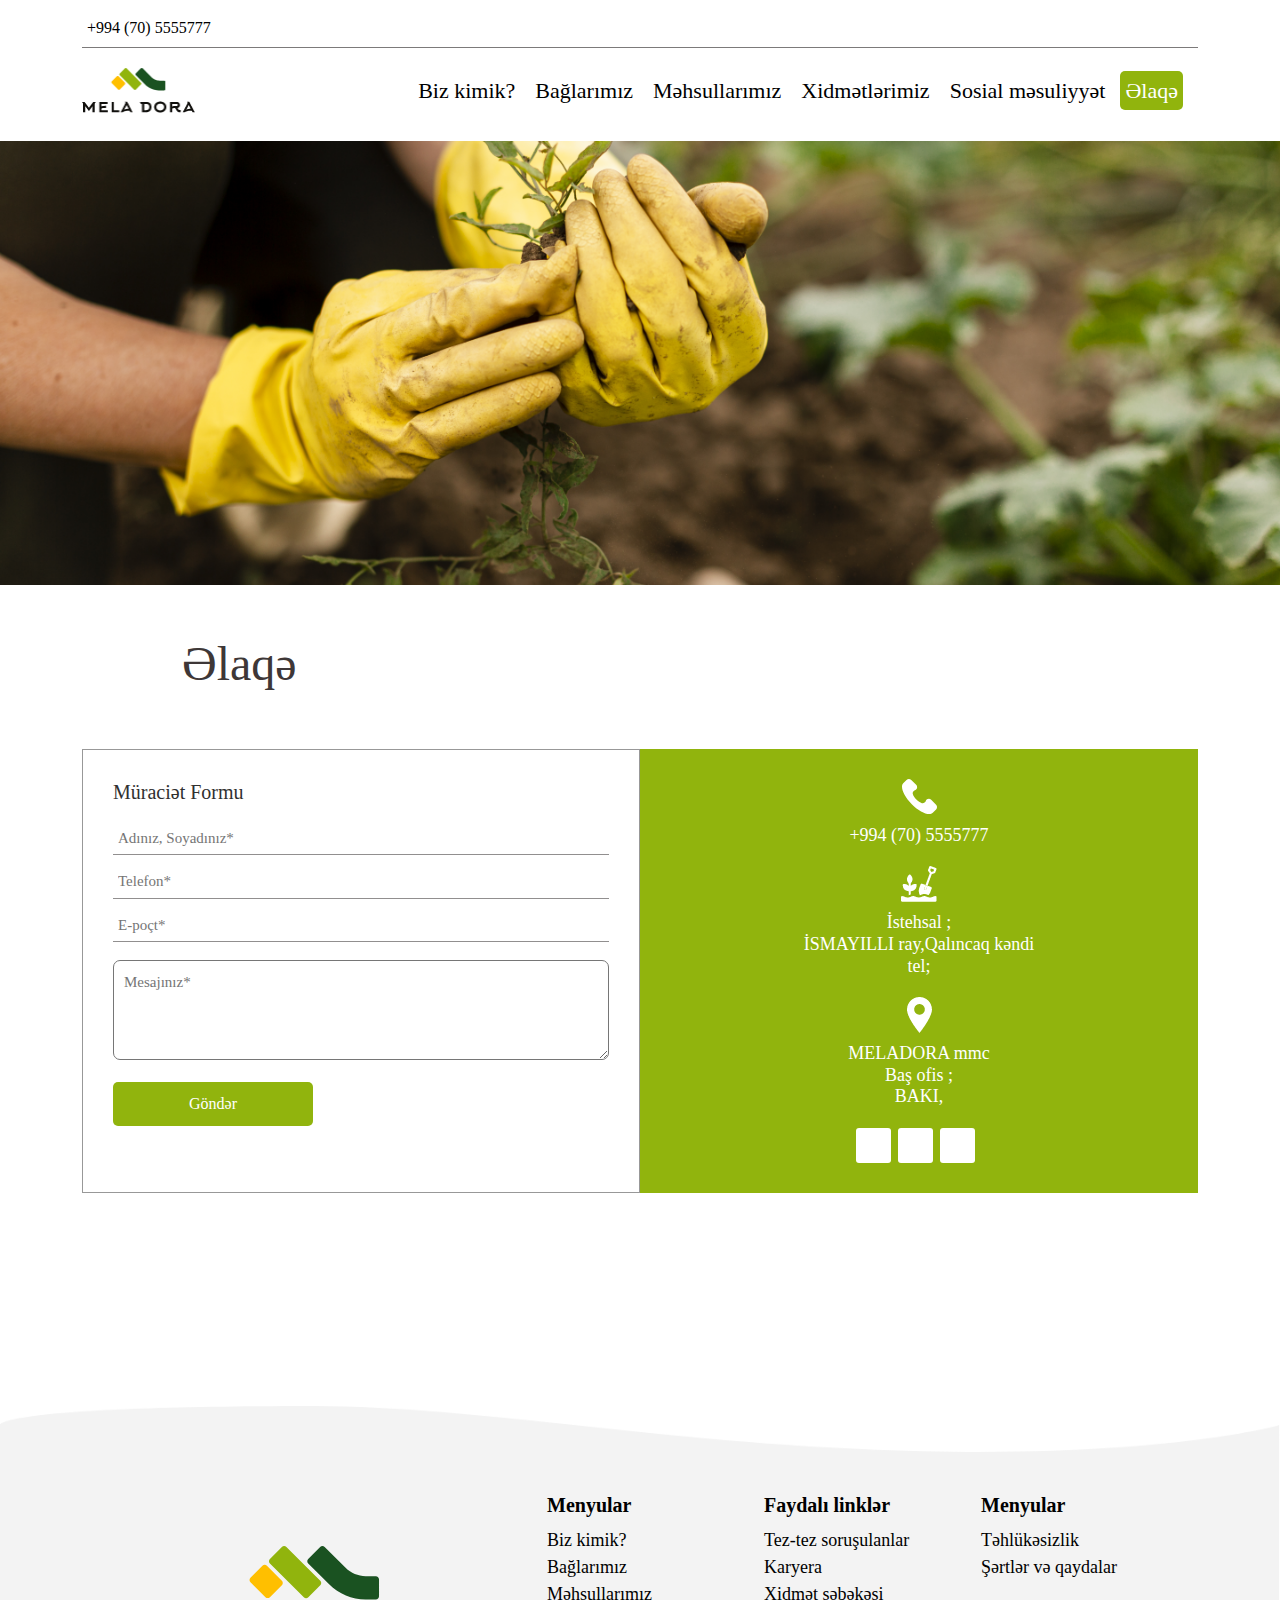
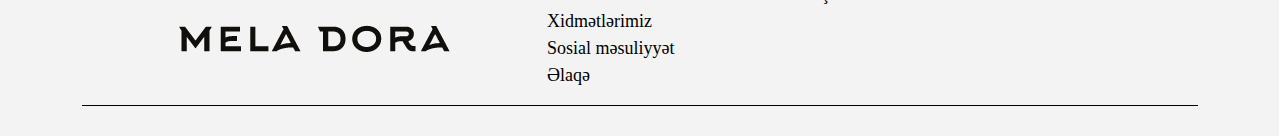
<file: contact.html>
<!DOCTYPE html>
<html lang="en">
<head>
    <meta charset="UTF-8">
    <meta http-equiv="X-UA-Compatible" content="IE=edge">
    <meta name="viewport" content="width=device-width, initial-scale=1.0">
    <link rel="shortcut icon" href="img/favicon-16x16.png" type="image/x-icon">
    <link rel="icon" href="img/favicon-16x16.png" type="image/x-icon">
    <link rel="stylesheet" href="https://use.fontawesome.com/releases/v5.6.3/css/all.css" integrity="sha384-UHRtZLI+pbxtHCWp1t77Bi1L4ZtiqrqD80Kn4Z8NTSRyMA2Fd33n5dQ8lWUE00s/" crossorigin="anonymous">
    <link rel="stylesheet" href="css/style.css">
    <script src="js/posts.json"></script>
    <link href="https://cdn.jsdelivr.net/npm/bootstrap@5.2.1/dist/css/bootstrap.min.css" rel="stylesheet">
    <script src="https://cdn.jsdelivr.net/npm/bootstrap@5.0.2/dist/js/bootstrap.bundle.min.js" integrity="sha384-MrcW6ZMFYlzcLA8Nl+NtUVF0sA7MsXsP1UyJoMp4YLEuNSfAP+JcXn/tWtIaxVXM" crossorigin="anonymous"></script>
    <script src="https://cdn.jsdelivr.net/npm/@popperjs/core@2.9.2/dist/umd/popper.min.js" integrity="sha384-IQsoLXl5PILFhosVNubq5LC7Qb9DXgDA9i+tQ8Zj3iwWAwPtgFTxbJ8NT4GN1R8p" crossorigin="anonymous"></script>
    <script src="https://cdn.jsdelivr.net/npm/bootstrap@5.0.2/dist/js/bootstrap.min.js" integrity="sha384-cVKIPhGWiC2Al4u+LWgxfKTRIcfu0JTxR+EQDz/bgldoEyl4H0zUF0QKbrJ0EcQF" crossorigin="anonymous"></script>
    <title>malodora</title>
</head>
<body>


    <div class="containere">
        <div class="component-about">
            <div class="container">
                <div class="navbar about-navbar">
                    <div class="navbarr">
                        <h6><i class="fas fa-phone"></i> +994 (70) 5555777</h6>
                        <h6><i class="fab fa-facebook-f"></i>
                            <i class="fab fa-linkedin-in"></i> 
                            <i class="fab fa-twitter"></i>
                            <i class="fab fa-instagram"></i>
                            <i class="fab fa-youtube"></i>
                        </h6>
                    </div>
                    <div class="navbar-navv about-nav">
                        <a href="index.html"><img src="img/logo1.png" alt=""></a>
                        
                        <i id="md-icons" class="fas fa-bars "></i>
                        <div class=" navbar-list ">
                            <ul  class="d-flex mb-0">
                                <li>
                                    <a href="about-us.html">Biz kimik?</a>
                                </li>
                                <li>
                                    <a  href="gardens.html">Bağlarımız</a>
                                </li>
                                <li>
                                    <a href="poducts.html">Məhsullarımız</a>
                                </li>
                                <li>
                                    <a href="servics.html">Xidmətlərimiz</a>
                                </li>
                                <li>
                                    <a  href="social.html">Sosial məsuliyyət</a>
                                </li>
                                <li>
                                    <a class="activ-a" href="contact.html">Əlaqə</a>
                                </li>
                            </ul>
                            <div class="d-felx position-relative">
                                <div class="menu-search">
                                    <input class="mySearch" type="text">
                                </div>
                                <i id="myicons"  class="fas fa-search search"></i>
                            </div>
                        </div>
                    </div>
                </div>
            </div>
            <img class="img-about" src="img/about-img.png" alt="">
            <div class="navbar-mobile-liner">
                <div class="navbar-mobile">
                    <div class="w-100 d-flex justify-content-between ">
                        <a href="index.html"><div class=""><img class="m-3" src="img/Group 1.png" alt=""></div></a>
                        <i id="removeMenu" class="fas fa-times m-3"></i>
                    </div>
                    <div class="w-100 d-flex justify-content-between">
                        <div class="d-felx justify-content-between  w-100 position-relative">
                            
                            <input class="mySearch" type="text">
                            
                            <i id="mobileSearch" class="fas fa-search search"></i>
                        </div>
                    </div>
                    <ul id="ulSearch" class="d-flex flex-column mt-5">
                        <li>
                            <a href="about-us.html">Biz kimik?</a>
                        </li>
                        <li>
                            <a href="gardens.html">Bağlarımız</a>
                        </li>
                        <li>
                            <a href="poducts.html">Məhsullarımız</a>
                        </li>
                        <li>
                            <a href="servics.html">Xidmətlərimiz</a>
                        </li>
                        <li>
                            <a href="social.html">Sosial məsuliyyət</a>
                        </li>
                        <li>
                            <a href="contact.html">Əlaqə</a>
                        </li>
                    </ul>
                </div>
            </div>
            <div class="container ">


                <div class="social-component ">
                    <div class="d-flex mb-5">
                        <h1 class="gardens-h1">Əlaqə</h1>
                    </div>
                    <div class="component-contact">
                        <div class="d-flex flex-wrap w-100">
                            <div class="col-lg-6 col-md-6 col-12 contact-input">
                                <h4>Müraciət Formu</h4>
                                <input placeholder="Adınız, Soyadınız*" type="text">
                                <input placeholder="Telefon*" type="text">
                                <input placeholder="E-poçt*" type="text">
                                <textarea placeholder="Mesajınız*" name="" id="" cols="30" rows="10"></textarea>
                                <button>Göndər</button>
                            </div>
                            <div class="col-lg-6 col-md-6 col-12 contact-text">
                                <img src="img/contact-img1.png" alt=""> 
                                <h6> +994 (70) 5555777</h6>
                                <img src="img/contact-img2.png" alt="">
                                <h6> İstehsal ;<br>İSMAYILLI ray,Qalıncaq kəndi<br>tel;</h6>
                               <img src="img/contact-img5.png" alt="">
                                <h6> MELADORA mmc<br>Baş ofis ;<br>BAKI,</h6>
                                <div class="d-flex">
                                    <i class="fab fa-facebook-f"></i>
                                    <i class="fab fa-instagram"></i>
                                    <i class="fab fa-twitter"></i>
                                </div>
                            </div>
                        </div>
                    </div>
                    
                </div>




                <div class="component-footer about-footer d-flex ">
                    <div class="col-5 d-lg-flex d-none align-items-center justify-content-center">
                        <a href="index.html"><img src="img/logo2.png" alt=""></a>
                    </div>
                    <div class="col-lg-7 col-12">
                        <div class="col-12 d-flex">
                            <div class="col-4">
                                <h6>Menyular</h6>
                                <ul>
                                    <li><a href="about-us.html">Biz kimik?</a></li>
                                    <li><a href="gardens.html">Bağlarımız</a></li>
                                    <li><a href="poducts.html">Məhsullarımız</a></li>
                                    <li><a href="servics.html">Xidmətlərimiz</a></li>
                                    <li><a href="social.html">Sosial məsuliyyət</a></li>
                                    <li><a href="contact.html">Əlaqə</a></li>
                                </ul>
                            </div>
                            <div class="col-4">
                                <h6>Faydalı linklər</h6>
                                <ul>
                                    <li><a href="">Tez-tez soruşulanlar</a></li>
                                    <li><a href="">Karyera</a></li>
                                    <li><a href="">Xidmət şəbəkəsi</a></li>
                                </ul>
                            </div>
                            <div class="col-4">
                                <h6>Menyular</h6>
                                <ul>
                                    <li><a href="">Təhlükəsizlik</a></li>
                                    <li><a href="">Şərtlər və qaydalar</a></li>
                                </ul>
                            </div>
                        </div>
                    </div>
                </div>
            </div>
            
            <button onclick="topFunction()" id="myBtn" title="Go to top"><i class="fa fa-chevron-up "></i></button>
            <div class="position-relative">
                <img class="footer-img" src="img/about3.png" alt="">
            </div>
        </div>
    </div>

    


    
    <script src="https://ajax.googleapis.com/ajax/libs/jquery/1.12.2/jquery.min.js"></script>
    <script src="js/main.js"></script>
    <script src="https://code.jquery.com/jquery-3.3.1.slim.min.js" integrity="sha384-q8i/X+965DzO0rT7abK41JStQIAqVgRVzpbzo5smXKp4YfRvH+8abtTE1Pi6jizo" crossorigin="anonymous"></script>
    <script src="https://cdnjs.cloudflare.com/ajax/libs/popper.js/1.14.7/umd/popper.min.js" integrity="sha384-UO2eT0CpHqdSJQ6hJty5KVphtPhzWj9WO1clHTMGa3JDZwrnQq4sF86dIHNDz0W1" crossorigin="anonymous"></script>
    <script src="https://stackpath.bootstrapcdn.com/bootstrap/4.3.1/js/bootstrap.min.js" integrity="sha384-JjSmVgyd0p3pXB1rRibZUAYoIIy6OrQ6VrjIEaFf/nJGzIxFDsf4x0xIM+B07jRM" crossorigin="anonymous"></script>
</body>
</html>
</file>
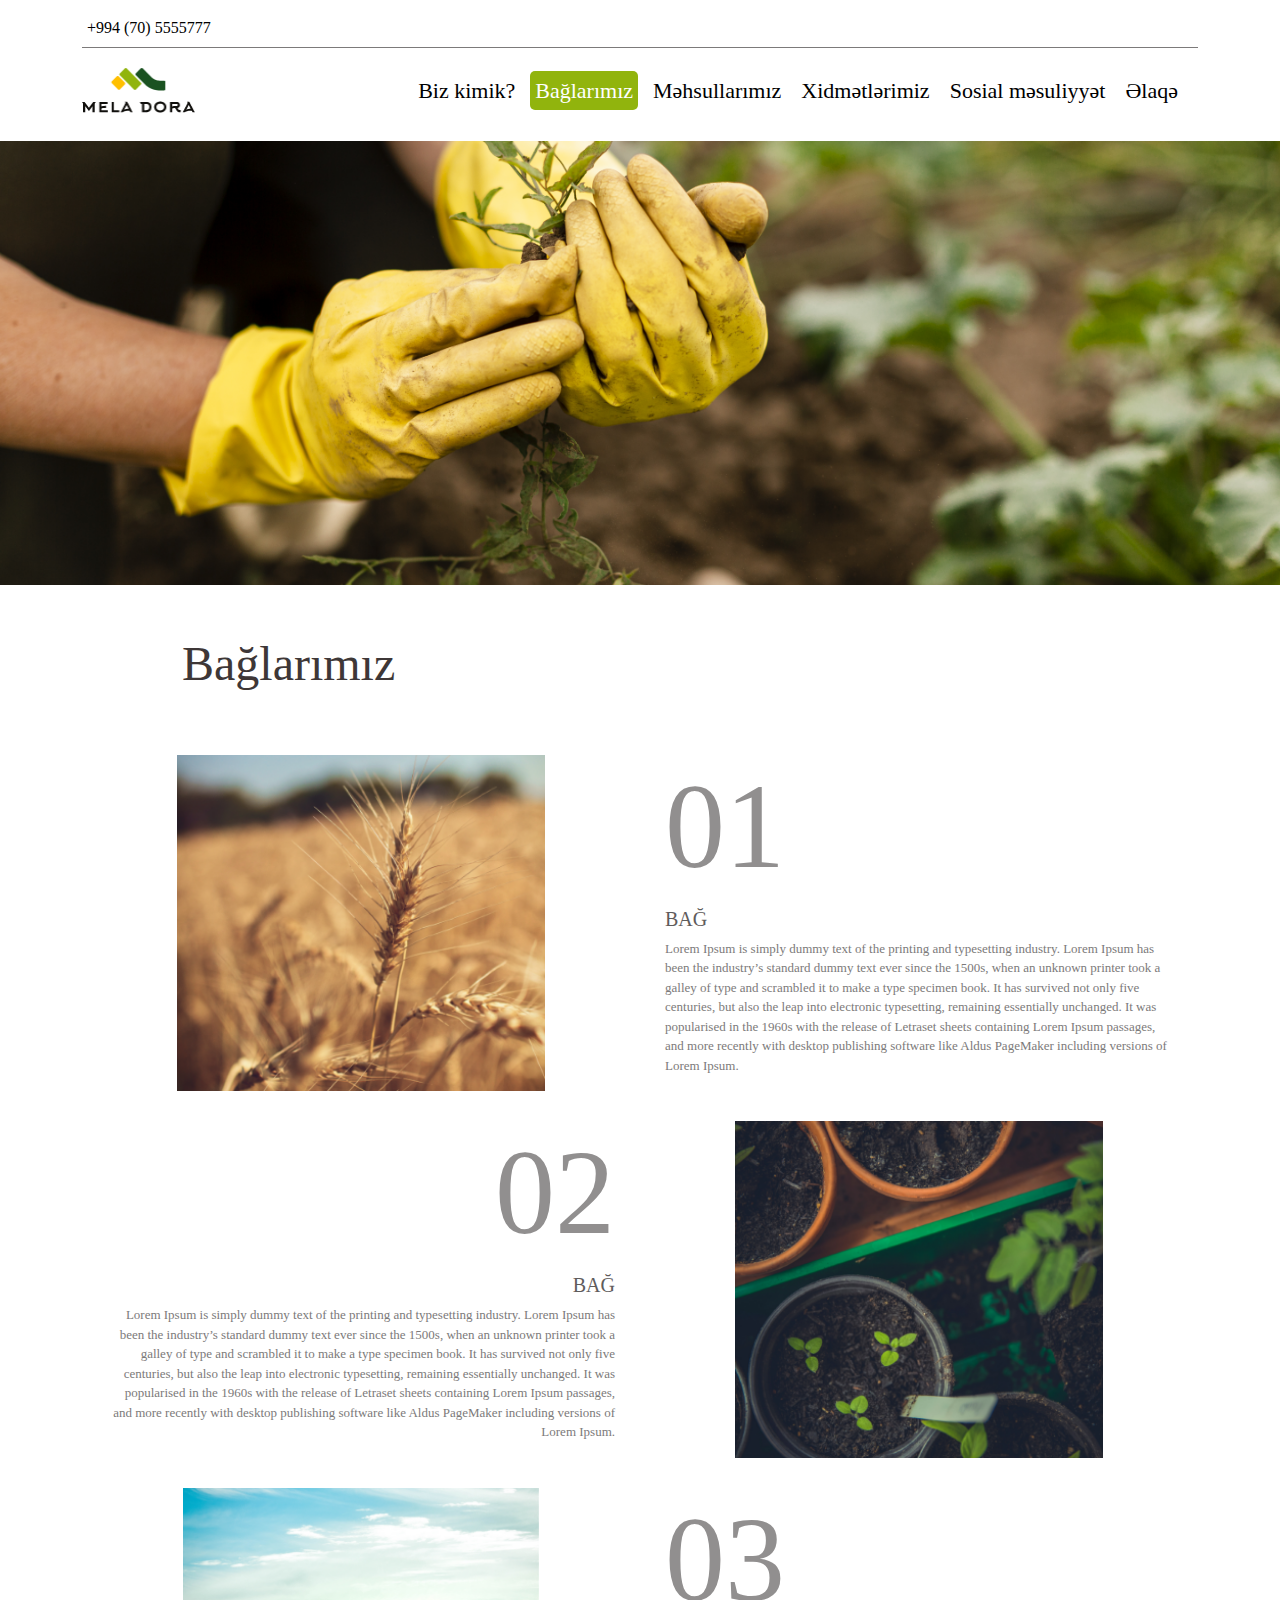
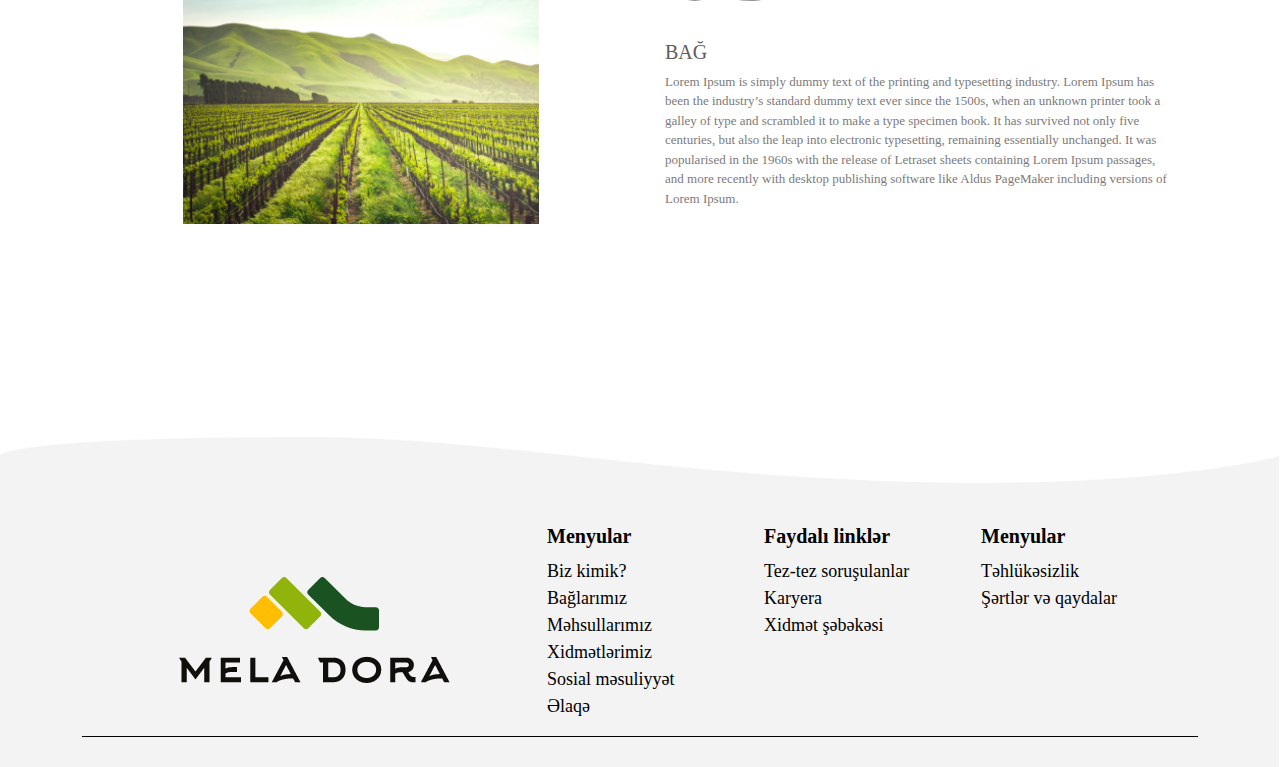
<file: gardens.html>
<!DOCTYPE html>
<html lang="en">
<head>
    <meta charset="UTF-8">
    <meta http-equiv="X-UA-Compatible" content="IE=edge">
    <meta name="viewport" content="width=device-width, initial-scale=1.0">
    <link rel="shortcut icon" href="img/favicon-16x16.png" type="image/x-icon">
    <link rel="icon" href="img/favicon-16x16.png" type="image/x-icon">
    <link rel="stylesheet" href="https://use.fontawesome.com/releases/v5.6.3/css/all.css" integrity="sha384-UHRtZLI+pbxtHCWp1t77Bi1L4ZtiqrqD80Kn4Z8NTSRyMA2Fd33n5dQ8lWUE00s/" crossorigin="anonymous">
    <link rel="stylesheet" href="css/style.css">
    <script src="js/posts.json"></script>
    <link href="https://cdn.jsdelivr.net/npm/bootstrap@5.2.1/dist/css/bootstrap.min.css" rel="stylesheet">
    <script src="https://cdn.jsdelivr.net/npm/bootstrap@5.0.2/dist/js/bootstrap.bundle.min.js" integrity="sha384-MrcW6ZMFYlzcLA8Nl+NtUVF0sA7MsXsP1UyJoMp4YLEuNSfAP+JcXn/tWtIaxVXM" crossorigin="anonymous"></script>
    <script src="https://cdn.jsdelivr.net/npm/@popperjs/core@2.9.2/dist/umd/popper.min.js" integrity="sha384-IQsoLXl5PILFhosVNubq5LC7Qb9DXgDA9i+tQ8Zj3iwWAwPtgFTxbJ8NT4GN1R8p" crossorigin="anonymous"></script>
    <script src="https://cdn.jsdelivr.net/npm/bootstrap@5.0.2/dist/js/bootstrap.min.js" integrity="sha384-cVKIPhGWiC2Al4u+LWgxfKTRIcfu0JTxR+EQDz/bgldoEyl4H0zUF0QKbrJ0EcQF" crossorigin="anonymous"></script>
    <title>malodora</title>
</head>
<body>


    <div class="containere">
        <div class="component-about">
            <div class="container">
                <div class="navbar about-navbar">
                    <div class="navbarr">
                        <h6><i class="fas fa-phone"></i> +994 (70) 5555777</h6>
                        <h6><i class="fab fa-facebook-f"></i>
                            <i class="fab fa-linkedin-in"></i> 
                            <i class="fab fa-twitter"></i>
                            <i class="fab fa-instagram"></i>
                            <i class="fab fa-youtube"></i>
                        </h6>
                    </div>
                    <div class="navbar-navv about-nav">
                        <a href="index.html"><img src="img/logo1.png" alt=""></a>
                        
                        <i id="md-icons" class="fas fa-bars "></i>
                        <div class=" navbar-list ">
                            <ul  class="d-flex mb-0">
                                <li>
                                    <a href="about-us.html">Biz kimik?</a>
                                </li>
                                <li>
                                    <a class="activ-a" href="gardens.html">Bağlarımız</a>
                                </li>
                                <li>
                                    <a href="poducts.html">Məhsullarımız</a>
                                </li>
                                <li>
                                    <a href="servics.html">Xidmətlərimiz</a>
                                </li>
                                <li>
                                    <a href="social.html">Sosial məsuliyyət</a>
                                </li>
                                <li>
                                    <a href="contact.html">Əlaqə</a>
                                </li>
                            </ul>
                            <div class="d-felx position-relative">
                                <div class="menu-search">
                                    <input class="mySearch" type="text">
                                </div>
                                <i id="myicons"  class="fas fa-search search"></i>
                            </div>
                        </div>
                    </div>
                </div>
            </div>
            <img class="img-about" src="img/about-img.png" alt="">
            <div class="navbar-mobile-liner">
                <div class="navbar-mobile">
                    <div class="w-100 d-flex justify-content-between ">
                        <a href="index.html"><div class=""><img class="m-3" src="img/Group 1.png" alt=""></div></a>
                        <i id="removeMenu" class="fas fa-times m-3"></i>
                    </div>
                    <div class="w-100 d-flex justify-content-between">
                        <div class="d-felx justify-content-between  w-100 position-relative">
                            
                            <input class="mySearch" type="text">
                            
                            <i id="mobileSearch" class="fas fa-search search"></i>
                        </div>
                    </div>
                    <ul id="ulSearch" class="d-flex flex-column mt-5">
                        <li>
                            <a href="about-us.html">Biz kimik?</a>
                        </li>
                        <li>
                            <a href="gardens.html">Bağlarımız</a>
                        </li>
                        <li>
                            <a href="poducts.html">Məhsullarımız</a>
                        </li>
                        <li>
                            <a href="servics.html">Xidmətlərimiz</a>
                        </li>
                        <li>
                            <a href="social.html">Sosial məsuliyyət</a>
                        </li>
                        <li>
                            <a href="contact.html">Əlaqə</a>
                        </li>
                    </ul>
                </div>
            </div>
            <div class="container ">
                <div class="d-flex ">
                    <h1 class="gardens-h1">Bağlarımız</h1>
                </div>
                <div class=" mt-4 w-100  component-gardenss d-flex align-items-end">
                    <div class="d-flex flex-wrap gardens-comp">
                        <div class=" col-6  gardens-img">
                            <img src="img/about-img1.png" alt="">   
                        </div>
    
                        <div class=" col-6   gardens-text">
                            <h1>01</h1>
                            <h4>BAĞ</h4>
                            <p>Lorem Ipsum is simply dummy text of the printing and typesetting industry. Lorem Ipsum has been the industry’s standard dummy text ever since the 1500s, when an unknown printer took a galley of type and scrambled it to make a type specimen book. It has survived not only five centuries, but also the leap into electronic typesetting, remaining essentially unchanged. It was popularised in the 1960s with the release of Letraset sheets containing Lorem Ipsum passages, and more recently with desktop publishing software like Aldus PageMaker including versions of Lorem Ipsum.</p>  
                        </div>
                    </div>

                    <div class=" gardens-comp gardens-box-lg">
    
                        <div class=" col-6   gardens-text gardens-textLg">
                            <h1>02</h1>
                            <h4>BAĞ</h4>
                            <p>Lorem Ipsum is simply dummy text of the printing and typesetting industry. Lorem Ipsum has been the industry’s standard dummy text ever since the 1500s, when an unknown printer took a galley of type and scrambled it to make a type specimen book. It has survived not only five centuries, but also the leap into electronic typesetting, remaining essentially unchanged. It was popularised in the 1960s with the release of Letraset sheets containing Lorem Ipsum passages, and more recently with desktop publishing software like Aldus PageMaker including versions of Lorem Ipsum.</p>  
                        </div>

                        <div class=" col-6   gardens-img ">
                            <img src="img/about-img2.png" alt="">   
                        </div>
                    </div>

                    <div class=" gardens-comp gardens-box-sm">

                        <div class=" col-6   gardens-img ">
                            <img src="img/about-img2.png" alt="">   
                        </div>
    
                        <div class=" col-6   gardens-text ">
                            <h1>02</h1>
                            <h4>BAĞ</h4>
                            <p>Lorem Ipsum is simply dummy text of the printing and typesetting industry. Lorem Ipsum has been the industry’s standard dummy text ever since the 1500s, when an unknown printer took a galley of type and scrambled it to make a type specimen book. It has survived not only five centuries, but also the leap into electronic typesetting, remaining essentially unchanged. It was popularised in the 1960s with the release of Letraset sheets containing Lorem Ipsum passages, and more recently with desktop publishing software like Aldus PageMaker including versions of Lorem Ipsum.</p>  
                        </div>
                    </div>

                    <div class=" gardens-comp">
                        <div class=" col-6  gardens-img ">
                            <img src="img/about-img3.png" alt="">   
                        </div>
    
                        <div class=" col-6   gardens-text">
                            <h1>03</h1>
                            <h4>BAĞ</h4>
                            <p>Lorem Ipsum is simply dummy text of the printing and typesetting industry. Lorem Ipsum has been the industry’s standard dummy text ever since the 1500s, when an unknown printer took a galley of type and scrambled it to make a type specimen book. It has survived not only five centuries, but also the leap into electronic typesetting, remaining essentially unchanged. It was popularised in the 1960s with the release of Letraset sheets containing Lorem Ipsum passages, and more recently with desktop publishing software like Aldus PageMaker including versions of Lorem Ipsum.</p>  
                        </div>
                    </div>
                </div>
                <div class="component-footer about-footer d-flex ">
                    <div class="col-5 d-lg-flex d-none align-items-center justify-content-center">
                        <a href="index.html"><img src="img/logo2.png" alt=""></a>
                    </div>
                    <div class="col-lg-7 col-12">
                        <div class="col-12 d-flex">
                            <div class="col-4">
                                <h6>Menyular</h6>
                                <ul>
                                    <li><a href="about-us.html">Biz kimik?</a></li>
                                    <li><a href="gardens.html">Bağlarımız</a></li>
                                    <li><a href="poducts.html">Məhsullarımız</a></li>
                                    <li><a href="servics.html">Xidmətlərimiz</a></li>
                                    <li><a href="social.html">Sosial məsuliyyət</a></li>
                                    <li><a href="contact.html">Əlaqə</a></li>
                                </ul>
                            </div>
                            <div class="col-4">
                                <h6>Faydalı linklər</h6>
                                <ul>
                                    <li><a href="">Tez-tez soruşulanlar</a></li>
                                    <li><a href="">Karyera</a></li>
                                    <li><a href="">Xidmət şəbəkəsi</a></li>
                                </ul>
                            </div>
                            <div class="col-4">
                                <h6>Menyular</h6>
                                <ul>
                                    <li><a href="">Təhlükəsizlik</a></li>
                                    <li><a href="">Şərtlər və qaydalar</a></li>
                                </ul>
                            </div>
                        </div>
                    </div>
                </div>
            </div>
            
            <button onclick="topFunction()" id="myBtn" title="Go to top"><i class="fa fa-chevron-up "></i></button>
            <div class="position-relative">
                <img class="footer-img" src="img/about3.png" alt="">
            </div>
        </div>
    </div>






    
    <script src="https://ajax.googleapis.com/ajax/libs/jquery/1.12.2/jquery.min.js"></script>
    <script src="js/main.js"></script>
    <script src="https://code.jquery.com/jquery-3.3.1.slim.min.js" integrity="sha384-q8i/X+965DzO0rT7abK41JStQIAqVgRVzpbzo5smXKp4YfRvH+8abtTE1Pi6jizo" crossorigin="anonymous"></script>
    <script src="https://cdnjs.cloudflare.com/ajax/libs/popper.js/1.14.7/umd/popper.min.js" integrity="sha384-UO2eT0CpHqdSJQ6hJty5KVphtPhzWj9WO1clHTMGa3JDZwrnQq4sF86dIHNDz0W1" crossorigin="anonymous"></script>
    <script src="https://stackpath.bootstrapcdn.com/bootstrap/4.3.1/js/bootstrap.min.js" integrity="sha384-JjSmVgyd0p3pXB1rRibZUAYoIIy6OrQ6VrjIEaFf/nJGzIxFDsf4x0xIM+B07jRM" crossorigin="anonymous"></script>
</body>
</html>
</file>
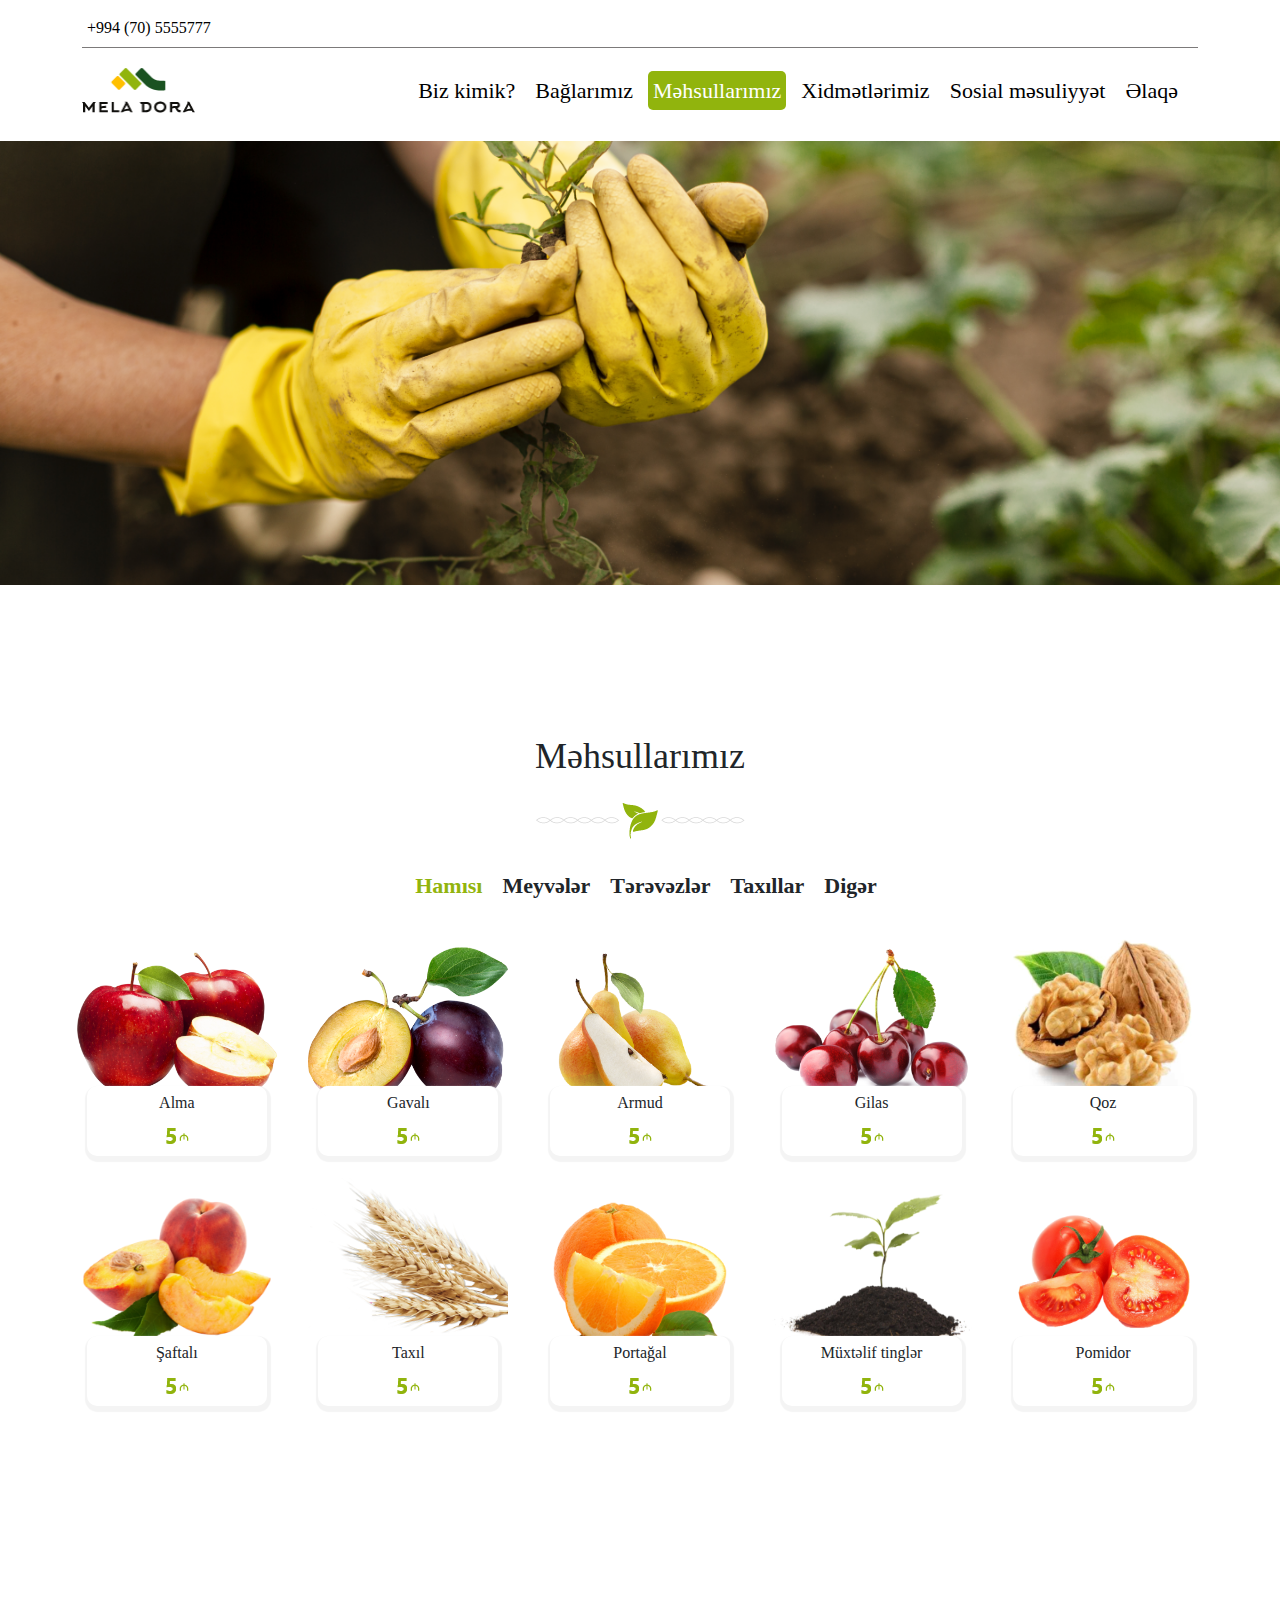
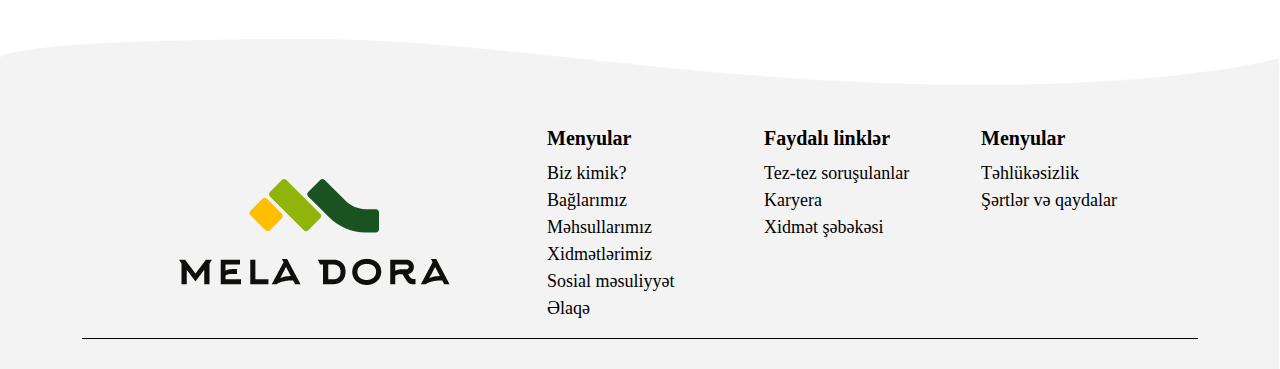
<file: poducts.html>
<!DOCTYPE html>
<html lang="en">
<head>
    <meta charset="UTF-8">
    <meta http-equiv="X-UA-Compatible" content="IE=edge">
    <meta name="viewport" content="width=device-width, initial-scale=1.0">
    <link rel="shortcut icon" href="img/favicon-16x16.png" type="image/x-icon">
    <link rel="icon" href="img/favicon-16x16.png" type="image/x-icon">
    <link rel="stylesheet" href="https://use.fontawesome.com/releases/v5.6.3/css/all.css" integrity="sha384-UHRtZLI+pbxtHCWp1t77Bi1L4ZtiqrqD80Kn4Z8NTSRyMA2Fd33n5dQ8lWUE00s/" crossorigin="anonymous">
    <link rel="stylesheet" href="css/style.css">
    <script src="js/posts.json"></script>
    <link href="https://cdn.jsdelivr.net/npm/bootstrap@5.2.1/dist/css/bootstrap.min.css" rel="stylesheet">
    <script src="https://cdn.jsdelivr.net/npm/bootstrap@5.0.2/dist/js/bootstrap.bundle.min.js" integrity="sha384-MrcW6ZMFYlzcLA8Nl+NtUVF0sA7MsXsP1UyJoMp4YLEuNSfAP+JcXn/tWtIaxVXM" crossorigin="anonymous"></script>
    <script src="https://cdn.jsdelivr.net/npm/@popperjs/core@2.9.2/dist/umd/popper.min.js" integrity="sha384-IQsoLXl5PILFhosVNubq5LC7Qb9DXgDA9i+tQ8Zj3iwWAwPtgFTxbJ8NT4GN1R8p" crossorigin="anonymous"></script>
    <script src="https://cdn.jsdelivr.net/npm/bootstrap@5.0.2/dist/js/bootstrap.min.js" integrity="sha384-cVKIPhGWiC2Al4u+LWgxfKTRIcfu0JTxR+EQDz/bgldoEyl4H0zUF0QKbrJ0EcQF" crossorigin="anonymous"></script>
    <title>malodora</title>
</head>
<body>


    <div class="containere">
        <div class="component-about">
            <div class="container">
                <div class="navbar about-navbar">
                    <div class="navbarr">
                        <h6><i class="fas fa-phone"></i> +994 (70) 5555777</h6>
                        <h6><i class="fab fa-facebook-f"></i>
                            <i class="fab fa-linkedin-in"></i> 
                            <i class="fab fa-twitter"></i>
                            <i class="fab fa-instagram"></i>
                            <i class="fab fa-youtube"></i>
                        </h6>
                    </div>
                    <div class="navbar-navv about-nav">
                        <a href="index.html"><img src="img/logo1.png" alt=""></a>
                        
                        <i id="md-icons" class="fas fa-bars "></i>
                        <div class=" navbar-list ">
                            <ul  class="d-flex mb-0">
                                <li>
                                    <a href="about-us.html">Biz kimik?</a>
                                </li>
                                <li>
                                    <a  href="gardens.html">Bağlarımız</a>
                                </li>
                                <li>
                                    <a class="activ-a" href="poducts.html">Məhsullarımız</a>
                                </li>
                                <li>
                                    <a href="servics.html">Xidmətlərimiz</a>
                                </li>
                                <li>
                                    <a href="social.html">Sosial məsuliyyət</a>
                                </li>
                                <li>
                                    <a href="contact.html">Əlaqə</a>
                                </li>
                            </ul>
                            <div class="d-felx position-relative">
                                <div class="menu-search">
                                    <input class="mySearch" type="text">
                                </div>
                                <i id="myicons"  class="fas fa-search search"></i>
                            </div>
                        </div>
                    </div>
                </div>
            </div>
            <img class="img-about" src="img/about-img.png" alt="">
            <div class="navbar-mobile-liner">
                <div class="navbar-mobile">
                    <div class="w-100 d-flex justify-content-between ">
                        <a href="index.html"><div class=""><img class="m-3" src="img/Group 1.png" alt=""></div></a>
                        <i id="removeMenu" class="fas fa-times m-3"></i>
                    </div>
                    <div class="w-100 d-flex justify-content-between">
                        <div class="d-felx justify-content-between  w-100 position-relative">
                            
                            <input class="mySearch" type="text">
                            
                            <i id="mobileSearch" class="fas fa-search search"></i>
                        </div>
                    </div>
                    <ul id="ulSearch" class="d-flex flex-column mt-5">
                        <li>
                            <a href="about-us.html">Biz kimik?</a>
                        </li>
                        <li>
                            <a href="gardens.html">Bağlarımız</a>
                        </li>
                        <li>
                            <a href="poducts.html">Məhsullarımız</a>
                        </li>
                        <li>
                            <a href="servics.html">Xidmətlərimiz</a>
                        </li>
                        <li>
                            <a href="social.html">Sosial məsuliyyət</a>
                        </li>
                        <li>
                            <a href="contact.html">Əlaqə</a>
                        </li>
                    </ul>
                </div>
            </div>
            <div class="container ">

                <div class="component-products position-relative">
                    <h1>Məhsullarımız</h1>
                    <img src="img/Group 11.png" alt="">
                    <ul id="productsLis">
                        <li  class="active nav0">Hamısı</li>
                        <li  value="fruit" class=" nav1">Meyvələr</li>
                        <li value="vegetable" class=" nav2">Tərəvəzlər</li>
                        <li value="grain" class=" nav3">Taxıllar</li>
                        <li value="other" class=" nav4">Digər</li>
                    </ul>
                    <div id="products0" class="products-box products-active mt-2">
                        
                    </div>
                    <div id="products1" class="products-box mt-2">
                        
                    </div>
                    <div id="products2" class="products-box mt-2">
                        
                    </div>
                    <div id="products3" class="products-box mt-2 ">
                        
                    </div>
                    <div id="products4" class="products-box mt-2">
                        
                    </div>

                    <div class="products-liner">
                        <div class="pro-box p-5">
                            <i id="removebox" class="fas fa-times m-3"></i>
                            <div class="d-flex flex-wrap">
                                <div class="col-lg-4 col-12 d-felx justify-content-center">
                                    <img src="img/img7.png" alt="">
                                </div>
                                <div class="col-lg-8 col-12 ">
                                    <div class="products-liner-name ">
                                        <h6>Alma</h6>
                                        <img src="img/Group 413.png" alt="">
                                        <p>Lorem Ipsum is simply dummy text of the printing and typesetting industry. Lorem Ipsum has been the industry’s standard dummy text ever since the 1500s, when an unknown printer took a galley of type and scrambled it to make a type specimen book. It has survived not only five centuries, but also the leap into electronic typesetting, remaining essentially unchanged. It was popularised in the 1960s with the release of Letraset sheets containing Lorem Ipsum passages, and more recently with desktop publishing software like Aldus PageMaker including versions of Lorem Ipsum.</p>
                                    </div>
                                </div>
                            </div>
                            <div class="d-flex flex-wrap justify-content-center mt-4">
                                <div class="col-lg-4 col-md-6 col-sm-12 products-liner-img">
                                    <img src="img/michael-diane-weidner-tiPQCmdALWs-unsplash.png" alt="">
                                </div>
                                <div class="col-lg-4 col-md-6 col-sm-12 products-liner-img">
                                    <img src="img/marek-studzinski-3D6yReT06p0-unsplash.png" alt="">
                                </div>
                                <div class="col-lg-4 col-md-6 col-sm-12 products-liner-img">
                                    <img src="img/timotheus-frobel-GeuqLqpgZ6k-unsplash.png" alt="">
                                </div>
                            </div>
                        </div>
                    </div>

                    <div class="products-liner-box">
                    </div>
                </div>




                <div class="component-footer about-footer d-flex ">
                    <div class="col-5 d-lg-flex d-none align-items-center justify-content-center">
                        <a href="index.html"><img src="img/logo2.png" alt=""></a>
                    </div>
                    <div class="col-lg-7 col-12">
                        <div class="col-12 d-flex">
                            <div class="col-4">
                                <h6>Menyular</h6>
                                <ul>
                                    <li><a href="about-us.html">Biz kimik?</a></li>
                                    <li><a href="gardens.html">Bağlarımız</a></li>
                                    <li><a href="poducts.html">Məhsullarımız</a></li>
                                    <li><a href="servics.html">Xidmətlərimiz</a></li>
                                    <li><a href="social.html">Sosial məsuliyyət</a></li>
                                    <li><a href="contact.html">Əlaqə</a></li>
                                </ul>
                            </div>
                            <div class="col-4">
                                <h6>Faydalı linklər</h6>
                                <ul>
                                    <li><a href="">Tez-tez soruşulanlar</a></li>
                                    <li><a href="">Karyera</a></li>
                                    <li><a href="">Xidmət şəbəkəsi</a></li>
                                </ul>
                            </div>
                            <div class="col-4">
                                <h6>Menyular</h6>
                                <ul>
                                    <li><a href="">Təhlükəsizlik</a></li>
                                    <li><a href="">Şərtlər və qaydalar</a></li>
                                </ul>
                            </div>
                        </div>
                    </div>
                </div>
            </div>
            
            <button onclick="topFunction()" id="myBtn" title="Go to top"><i class="fa fa-chevron-up "></i></button>
            <div class="position-relative">
                <img class="footer-img" src="img/about3.png" alt="">
            </div>
        </div>
    </div>






    
    <script src="https://ajax.googleapis.com/ajax/libs/jquery/1.12.2/jquery.min.js"></script>
    <script src="js/main.js"></script>
    <script src="https://code.jquery.com/jquery-3.3.1.slim.min.js" integrity="sha384-q8i/X+965DzO0rT7abK41JStQIAqVgRVzpbzo5smXKp4YfRvH+8abtTE1Pi6jizo" crossorigin="anonymous"></script>
    <script src="https://cdnjs.cloudflare.com/ajax/libs/popper.js/1.14.7/umd/popper.min.js" integrity="sha384-UO2eT0CpHqdSJQ6hJty5KVphtPhzWj9WO1clHTMGa3JDZwrnQq4sF86dIHNDz0W1" crossorigin="anonymous"></script>
    <script src="https://stackpath.bootstrapcdn.com/bootstrap/4.3.1/js/bootstrap.min.js" integrity="sha384-JjSmVgyd0p3pXB1rRibZUAYoIIy6OrQ6VrjIEaFf/nJGzIxFDsf4x0xIM+B07jRM" crossorigin="anonymous"></script>
</body>
</html>
</file>
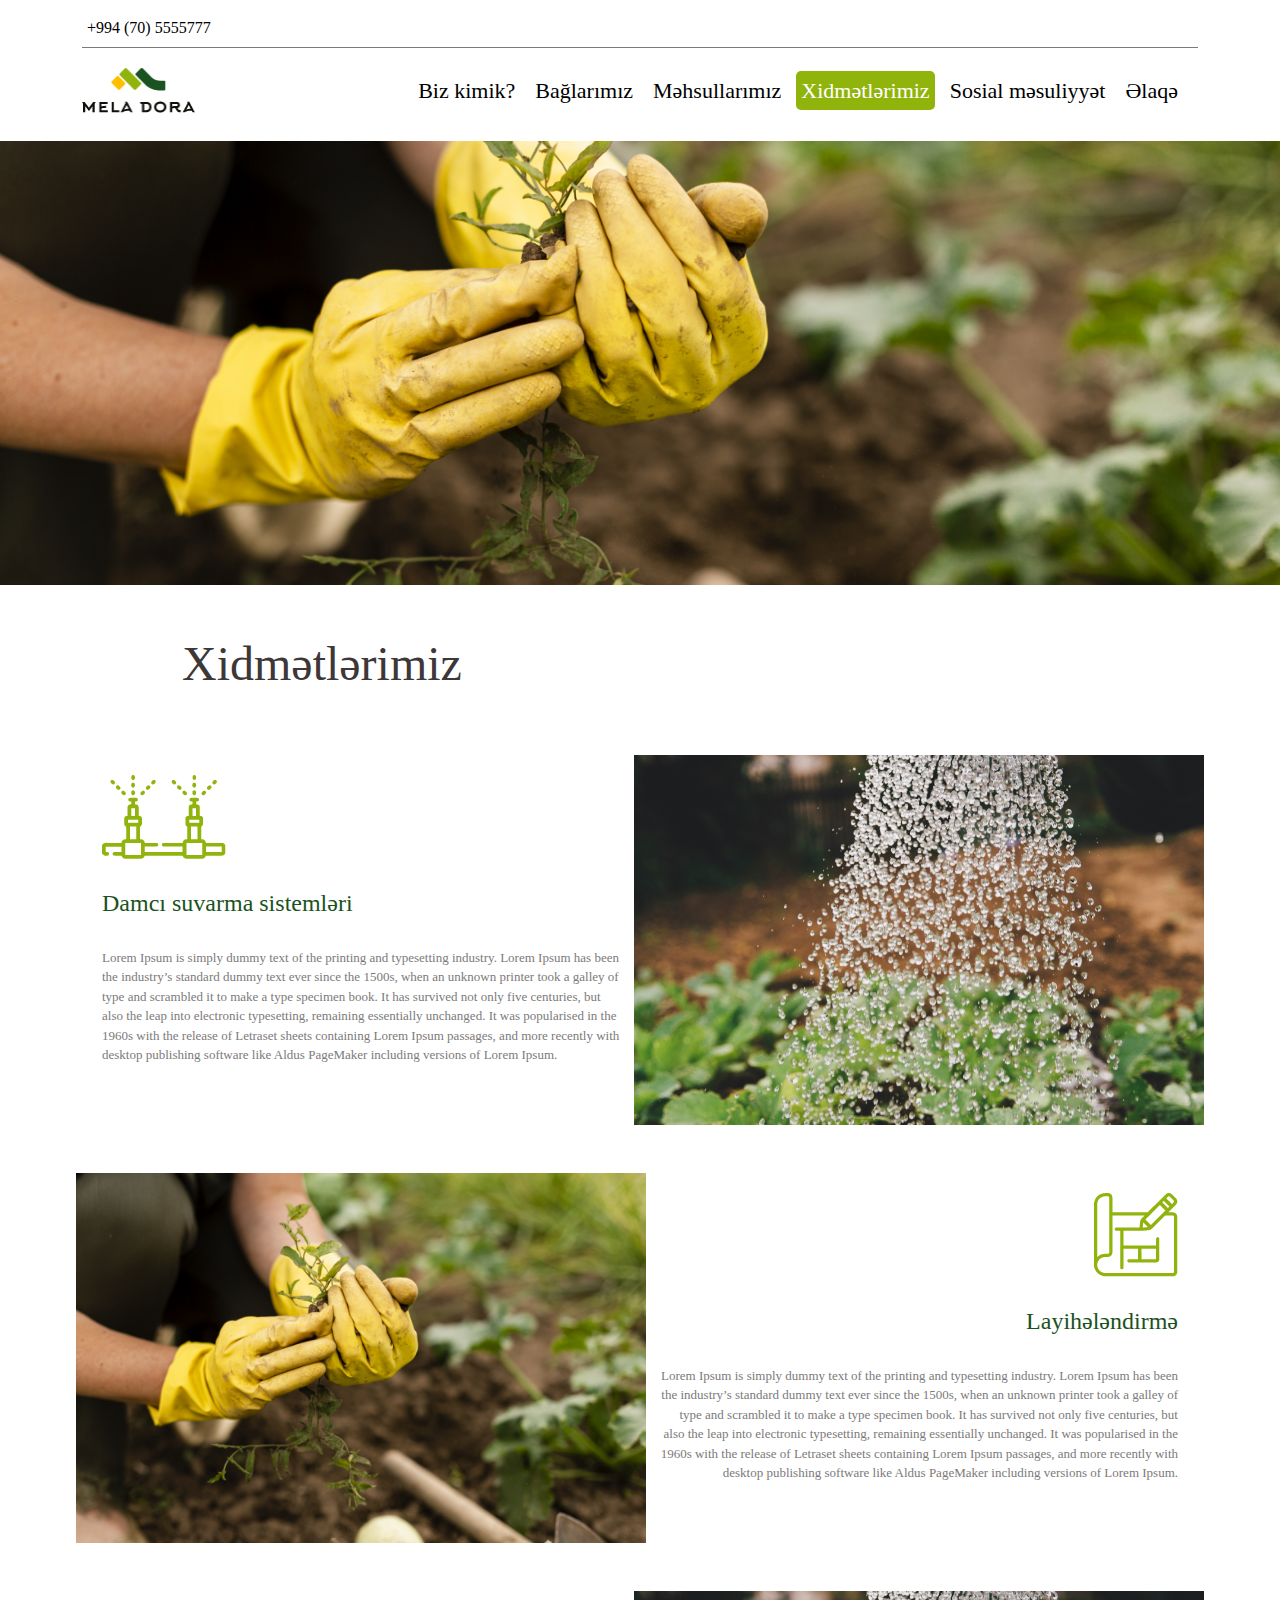
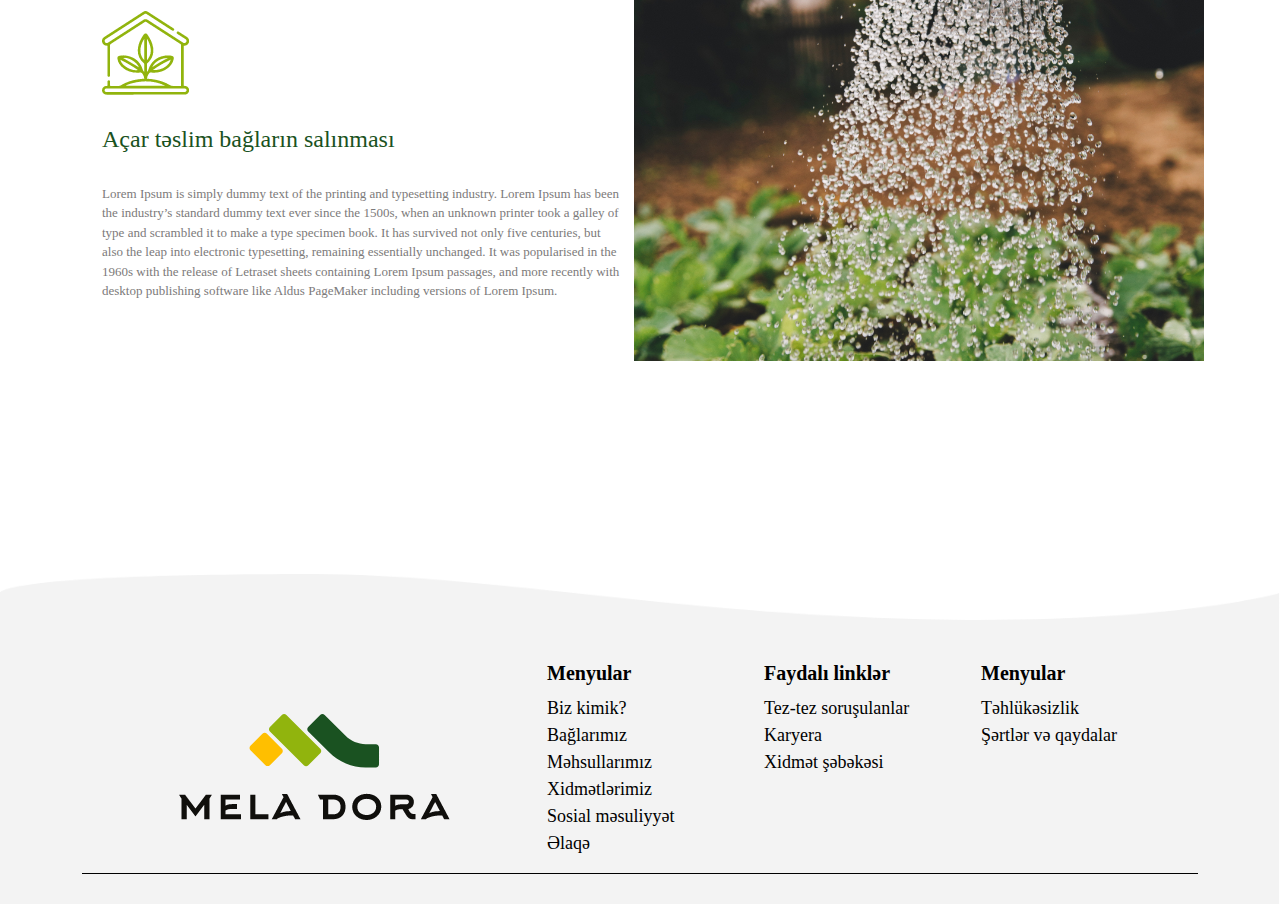
<file: servics.html>
<!DOCTYPE html>
<html lang="en">
<head>
    <meta charset="UTF-8">
    <meta http-equiv="X-UA-Compatible" content="IE=edge">
    <meta name="viewport" content="width=device-width, initial-scale=1.0">
    <link rel="shortcut icon" href="img/favicon-16x16.png" type="image/x-icon">
    <link rel="icon" href="img/favicon-16x16.png" type="image/x-icon">
    <link rel="stylesheet" href="https://use.fontawesome.com/releases/v5.6.3/css/all.css" integrity="sha384-UHRtZLI+pbxtHCWp1t77Bi1L4ZtiqrqD80Kn4Z8NTSRyMA2Fd33n5dQ8lWUE00s/" crossorigin="anonymous">
    <link rel="stylesheet" href="css/style.css">
    <script src="js/posts.json"></script>
    <link href="https://cdn.jsdelivr.net/npm/bootstrap@5.2.1/dist/css/bootstrap.min.css" rel="stylesheet">
    <script src="https://cdn.jsdelivr.net/npm/bootstrap@5.0.2/dist/js/bootstrap.bundle.min.js" integrity="sha384-MrcW6ZMFYlzcLA8Nl+NtUVF0sA7MsXsP1UyJoMp4YLEuNSfAP+JcXn/tWtIaxVXM" crossorigin="anonymous"></script>
    <script src="https://cdn.jsdelivr.net/npm/@popperjs/core@2.9.2/dist/umd/popper.min.js" integrity="sha384-IQsoLXl5PILFhosVNubq5LC7Qb9DXgDA9i+tQ8Zj3iwWAwPtgFTxbJ8NT4GN1R8p" crossorigin="anonymous"></script>
    <script src="https://cdn.jsdelivr.net/npm/bootstrap@5.0.2/dist/js/bootstrap.min.js" integrity="sha384-cVKIPhGWiC2Al4u+LWgxfKTRIcfu0JTxR+EQDz/bgldoEyl4H0zUF0QKbrJ0EcQF" crossorigin="anonymous"></script>
    <title>malodora</title>
</head>
<body>


    <div class="containere">
        <div class="component-about">
            <div class="container">
                <div class="navbar about-navbar">
                    <div class="navbarr">
                        <h6><i class="fas fa-phone"></i> +994 (70) 5555777</h6>
                        <h6><i class="fab fa-facebook-f"></i>
                            <i class="fab fa-linkedin-in"></i> 
                            <i class="fab fa-twitter"></i>
                            <i class="fab fa-instagram"></i>
                            <i class="fab fa-youtube"></i>
                        </h6>
                    </div>
                    <div class="navbar-navv about-nav">
                        <a href="index.html"><img src="img/logo1.png" alt=""></a>
                        
                        <i id="md-icons" class="fas fa-bars "></i>
                        <div class=" navbar-list ">
                            <ul  class="d-flex mb-0">
                                <li>
                                    <a href="about-us.html">Biz kimik?</a>
                                </li>
                                <li>
                                    <a  href="gardens.html">Bağlarımız</a>
                                </li>
                                <li>
                                    <a  href="poducts.html">Məhsullarımız</a>
                                </li>
                                <li>
                                    <a class="activ-a" href="servics.html">Xidmətlərimiz</a>
                                </li>
                                <li>
                                    <a href="social.html">Sosial məsuliyyət</a>
                                </li>
                                <li>
                                    <a href="contact.html">Əlaqə</a>
                                </li>
                            </ul>
                            <div class="d-felx position-relative">
                                <div class="menu-search">
                                    <input class="mySearch" type="text">
                                </div>
                                <i id="myicons"  class="fas fa-search search"></i>
                            </div>
                        </div>
                    </div>
                </div>
            </div>
            <img class="img-about" src="img/about-img.png" alt="">
            <div class="navbar-mobile-liner">
                <div class="navbar-mobile">
                    <div class="w-100 d-flex justify-content-between ">
                        <a href="index.html"><div class=""><img class="m-3" src="img/Group 1.png" alt=""></div></a>
                        <i id="removeMenu" class="fas fa-times m-3"></i>
                    </div>
                    <div class="w-100 d-flex justify-content-between">
                        <div class="d-felx justify-content-between  w-100 position-relative">
                            
                            <input class="mySearch" type="text">
                            
                            <i id="mobileSearch" class="fas fa-search search"></i>
                        </div>
                    </div>
                    <ul id="ulSearch" class="d-flex flex-column mt-5">
                        <li>
                            <a href="about-us.html">Biz kimik?</a>
                        </li>
                        <li>
                            <a href="gardens.html">Bağlarımız</a>
                        </li>
                        <li>
                            <a href="poducts.html">Məhsullarımız</a>
                        </li>
                        <li>
                            <a href="servics.html">Xidmətlərimiz</a>
                        </li>
                        <li>
                            <a href="social.html">Sosial məsuliyyət</a>
                        </li>
                        <li>
                            <a href="contact.html">Əlaqə</a>
                        </li>
                    </ul>
                </div>
            </div>
            <div class="container ">

                <div class="d-flex ">
                    <h1 class="gardens-h1">Xidmətlərimiz</h1>
                </div>
                <div class=" mt-4 w-100  component-gardenss d-flex align-items-end">
                    <div class="d-flex flex-wrap gardens-comp ">
    
                        <div class="col-lg-6 col-12  about-text">
                            <img src="img/Group 436.png" alt="">
                            <h5>Damcı suvarma sistemləri</h5>
                            <p>Lorem Ipsum is simply dummy text of the printing and typesetting industry. Lorem Ipsum has been the industry’s standard dummy text ever since the 1500s, when an unknown printer took a galley of type and scrambled it to make a type specimen book. It has survived not only five centuries, but also the leap into electronic typesetting, remaining essentially unchanged. It was popularised in the 1960s with the release of Letraset sheets containing Lorem Ipsum passages, and more recently with desktop publishing software like Aldus PageMaker including versions of Lorem Ipsum.</p>  
                        </div>

                        <div class="col-lg-6 col-12 servic-comp  gardens-img">
                            <img src="img/servic-img1.png" alt="">   
                        </div>
                    </div>

                    <div class=" gardens-comp servic-box-sm mt-5 ">
    
                        <div class="col-lg-6 col-12   about-text ">
                            <img src="img/Path 4414.png" alt="">
                            <h5>Layihələndirmə</h5>
                            <p>Lorem Ipsum is simply dummy text of the printing and typesetting industry. Lorem Ipsum has been the industry’s standard dummy text ever since the 1500s, when an unknown printer took a galley of type and scrambled it to make a type specimen book. It has survived not only five centuries, but also the leap into electronic typesetting, remaining essentially unchanged. It was popularised in the 1960s with the release of Letraset sheets containing Lorem Ipsum passages, and more recently with desktop publishing software like Aldus PageMaker including versions of Lorem Ipsum.</p>  
                        </div>

                        <div class="col-lg-6 col-12 servic-comp   gardens-img ">
                            <img src="img/sevic-img2.png" alt="">   
                        </div>
                    </div>

                    <div class=" gardens-comp servic-box-lg mt-5 ">

                        <div class=" col-lg-6 col-12 servic-comp  gardens-img ">
                            <img src="img/sevic-img2.png" alt="">   
                        </div>
    
                        <div class="col-lg-6 col-12  about-text d-felx flex-column align-items-end text-end ">
                            <img src="img/Path 4414.png" alt="">
                            <h5>Layihələndirmə</h5>
                            <p>Lorem Ipsum is simply dummy text of the printing and typesetting industry. Lorem Ipsum has been the industry’s standard dummy text ever since the 1500s, when an unknown printer took a galley of type and scrambled it to make a type specimen book. It has survived not only five centuries, but also the leap into electronic typesetting, remaining essentially unchanged. It was popularised in the 1960s with the release of Letraset sheets containing Lorem Ipsum passages, and more recently with desktop publishing software like Aldus PageMaker including versions of Lorem Ipsum.</p>  
                        </div>
                    </div>

                    <div class=" gardens-comp mt-5 ">
    
                        <div class="col-lg-6 col-12  about-text">
                            <img src="img/Path 4413.png" alt="">
                            <h5>Açar təslim bağların salınması</h5>
                            <p>Lorem Ipsum is simply dummy text of the printing and typesetting industry. Lorem Ipsum has been the industry’s standard dummy text ever since the 1500s, when an unknown printer took a galley of type and scrambled it to make a type specimen book. It has survived not only five centuries, but also the leap into electronic typesetting, remaining essentially unchanged. It was popularised in the 1960s with the release of Letraset sheets containing Lorem Ipsum passages, and more recently with desktop publishing software like Aldus PageMaker including versions of Lorem Ipsum.</p>  
                        </div>

                        <div class="col-lg-6 col-12 servic-comp  gardens-img ">
                            <img src="img/servic-img1.png" alt="">   
                        </div>
                    </div>
                </div>


                <div class="component-footer about-footer d-flex ">
                    <div class="col-5 d-lg-flex d-none align-items-center justify-content-center">
                        <a href="index.html"><img src="img/logo2.png" alt=""></a>
                    </div>
                    <div class="col-lg-7 col-12">
                        <div class="col-12 d-flex">
                            <div class="col-4">
                                <h6>Menyular</h6>
                                <ul>
                                    <li><a href="about-us.html">Biz kimik?</a></li>
                                    <li><a href="gardens.html">Bağlarımız</a></li>
                                    <li><a href="poducts.html">Məhsullarımız</a></li>
                                    <li><a href="servics.html">Xidmətlərimiz</a></li>
                                    <li><a href="social.html">Sosial məsuliyyət</a></li>
                                    <li><a href="contact.html">Əlaqə</a></li>
                                </ul>
                            </div>
                            <div class="col-4">
                                <h6>Faydalı linklər</h6>
                                <ul>
                                    <li><a href="">Tez-tez soruşulanlar</a></li>
                                    <li><a href="">Karyera</a></li>
                                    <li><a href="">Xidmət şəbəkəsi</a></li>
                                </ul>
                            </div>
                            <div class="col-4">
                                <h6>Menyular</h6>
                                <ul>
                                    <li><a href="">Təhlükəsizlik</a></li>
                                    <li><a href="">Şərtlər və qaydalar</a></li>
                                </ul>
                            </div>
                        </div>
                    </div>
                </div>
            </div>
            
            <button onclick="topFunction()" id="myBtn" title="Go to top"><i class="fa fa-chevron-up "></i></button>
            <div class="position-relative">
                <img class="footer-img" src="img/about3.png" alt="">
            </div>
        </div>
    </div>






    
    <script src="https://ajax.googleapis.com/ajax/libs/jquery/1.12.2/jquery.min.js"></script>
    <script src="js/main.js"></script>
    <script src="https://code.jquery.com/jquery-3.3.1.slim.min.js" integrity="sha384-q8i/X+965DzO0rT7abK41JStQIAqVgRVzpbzo5smXKp4YfRvH+8abtTE1Pi6jizo" crossorigin="anonymous"></script>
    <script src="https://cdnjs.cloudflare.com/ajax/libs/popper.js/1.14.7/umd/popper.min.js" integrity="sha384-UO2eT0CpHqdSJQ6hJty5KVphtPhzWj9WO1clHTMGa3JDZwrnQq4sF86dIHNDz0W1" crossorigin="anonymous"></script>
    <script src="https://stackpath.bootstrapcdn.com/bootstrap/4.3.1/js/bootstrap.min.js" integrity="sha384-JjSmVgyd0p3pXB1rRibZUAYoIIy6OrQ6VrjIEaFf/nJGzIxFDsf4x0xIM+B07jRM" crossorigin="anonymous"></script>
</body>
</html>
</file>
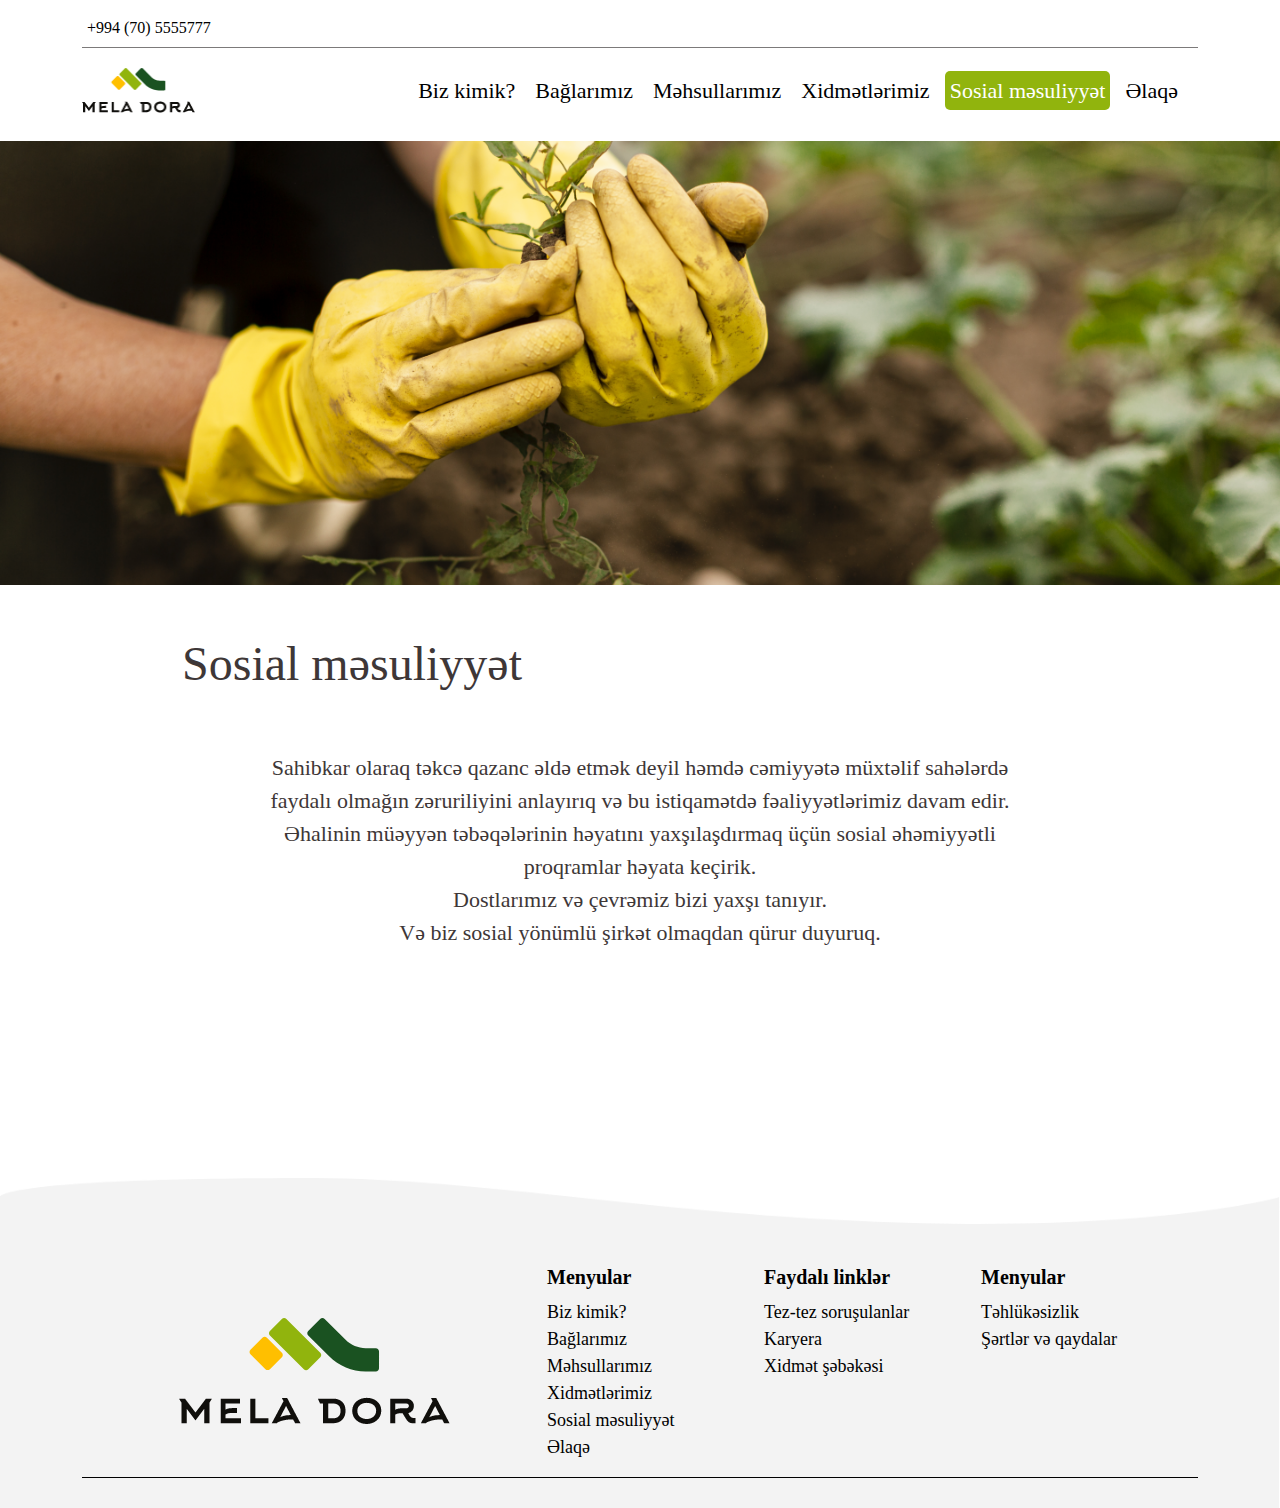
<file: social.html>
<!DOCTYPE html>
<html lang="en">
<head>
    <meta charset="UTF-8">
    <meta http-equiv="X-UA-Compatible" content="IE=edge">
    <meta name="viewport" content="width=device-width, initial-scale=1.0">
    <link rel="shortcut icon" href="img/favicon-16x16.png" type="image/x-icon">
    <link rel="icon" href="img/favicon-16x16.png" type="image/x-icon">
    <link rel="stylesheet" href="https://use.fontawesome.com/releases/v5.6.3/css/all.css" integrity="sha384-UHRtZLI+pbxtHCWp1t77Bi1L4ZtiqrqD80Kn4Z8NTSRyMA2Fd33n5dQ8lWUE00s/" crossorigin="anonymous">
    <link rel="stylesheet" href="css/style.css">
    <script src="js/posts.json"></script>
    <link href="https://cdn.jsdelivr.net/npm/bootstrap@5.2.1/dist/css/bootstrap.min.css" rel="stylesheet">
    <script src="https://cdn.jsdelivr.net/npm/bootstrap@5.0.2/dist/js/bootstrap.bundle.min.js" integrity="sha384-MrcW6ZMFYlzcLA8Nl+NtUVF0sA7MsXsP1UyJoMp4YLEuNSfAP+JcXn/tWtIaxVXM" crossorigin="anonymous"></script>
    <script src="https://cdn.jsdelivr.net/npm/@popperjs/core@2.9.2/dist/umd/popper.min.js" integrity="sha384-IQsoLXl5PILFhosVNubq5LC7Qb9DXgDA9i+tQ8Zj3iwWAwPtgFTxbJ8NT4GN1R8p" crossorigin="anonymous"></script>
    <script src="https://cdn.jsdelivr.net/npm/bootstrap@5.0.2/dist/js/bootstrap.min.js" integrity="sha384-cVKIPhGWiC2Al4u+LWgxfKTRIcfu0JTxR+EQDz/bgldoEyl4H0zUF0QKbrJ0EcQF" crossorigin="anonymous"></script>
    <title>malodora</title>
</head>
<body>


    <div class="containere">
        <div class="component-about">
            <div class="container">
                <div class="navbar about-navbar">
                    <div class="navbarr">
                        <h6><i class="fas fa-phone"></i> +994 (70) 5555777</h6>
                        <h6><i class="fab fa-facebook-f"></i>
                            <i class="fab fa-linkedin-in"></i> 
                            <i class="fab fa-twitter"></i>
                            <i class="fab fa-instagram"></i>
                            <i class="fab fa-youtube"></i>
                        </h6>
                    </div>
                    <div class="navbar-navv about-nav">
                        <a href="index.html"><img src="img/logo1.png" alt=""></a>
                        
                        <i id="md-icons" class="fas fa-bars "></i>
                        <div class=" navbar-list ">
                            <ul  class="d-flex mb-0">
                                <li>
                                    <a href="about-us.html">Biz kimik?</a>
                                </li>
                                <li>
                                    <a  href="gardens.html">Bağlarımız</a>
                                </li>
                                <li>
                                    <a href="poducts.html">Məhsullarımız</a>
                                </li>
                                <li>
                                    <a href="servics.html">Xidmətlərimiz</a>
                                </li>
                                <li>
                                    <a class="activ-a" href="social.html">Sosial məsuliyyət</a>
                                </li>
                                <li>
                                    <a href="contact.html">Əlaqə</a>
                                </li>
                            </ul>
                            <div class="d-felx position-relative">
                                <div class="menu-search">
                                    <input class="mySearch" type="text">
                                </div>
                                <i id="myicons"  class="fas fa-search search"></i>
                            </div>
                        </div>
                    </div>
                </div>
            </div>
            <img class="img-about" src="img/about-img.png" alt="">
            <div class="navbar-mobile-liner">
                <div class="navbar-mobile">
                    <div class="w-100 d-flex justify-content-between ">
                        <a href="index.html"><div class=""><img class="m-3" src="img/Group 1.png" alt=""></div></a>
                        <i id="removeMenu" class="fas fa-times m-3"></i>
                    </div>
                    <div class="w-100 d-flex justify-content-between">
                        <div class="d-felx justify-content-between  w-100 position-relative">
                            
                            <input class="mySearch" type="text">
                            
                            <i id="mobileSearch" class="fas fa-search search"></i>
                        </div>
                    </div>
                    <ul id="ulSearch" class="d-flex flex-column mt-5">
                        <li>
                            <a href="about-us.html">Biz kimik?</a>
                        </li>
                        <li>
                            <a href="gardens.html">Bağlarımız</a>
                        </li>
                        <li>
                            <a href="poducts.html">Məhsullarımız</a>
                        </li>
                        <li>
                            <a href="servics.html">Xidmətlərimiz</a>
                        </li>
                        <li>
                            <a href="social.html">Sosial məsuliyyət</a>
                        </li>
                        <li>
                            <a href="contact.html">Əlaqə</a>
                        </li>
                    </ul>
                </div>
            </div>
            <div class="container ">


                <div class="social-component ">
                    <div class="d-flex">
                        <h1 class="gardens-h1">Sosial məsuliyyət</h1>
                    </div>
                    <div class="social-text ">
                        <p>Sahibkar olaraq təkcə qazanc əldə etmək deyil həmdə cəmiyyətə müxtəlif sahələrdə faydalı olmağın zəruriliyini anlayırıq və bu istiqamətdə fəaliyyətlərimiz davam edir. Əhalinin müəyyən təbəqələrinin həyatını yaxşılaşdırmaq üçün sosial əhəmiyyətli proqramlar həyata keçirik.<br>

                            Dostlarımız və çevrəmiz bizi yaxşı tanıyır.<br>
                            
                            Və biz sosial yönümlü şirkət olmaqdan qürur duyuruq.</p>
                    </div>
                </div>




                <div class="component-footer about-footer d-flex ">
                    <div class="col-5 d-lg-flex d-none align-items-center justify-content-center">
                        <a href="index.html"><img src="img/logo2.png" alt=""></a>
                    </div>
                    <div class="col-lg-7 col-12">
                        <div class="col-12 d-flex">
                            <div class="col-4">
                                <h6>Menyular</h6>
                                <ul>
                                    <li><a href="about-us.html">Biz kimik?</a></li>
                                    <li><a href="gardens.html">Bağlarımız</a></li>
                                    <li><a href="poducts.html">Məhsullarımız</a></li>
                                    <li><a href="servics.html">Xidmətlərimiz</a></li>
                                    <li><a href="social.html">Sosial məsuliyyət</a></li>
                                    <li><a href="contact.html">Əlaqə</a></li>
                                </ul>
                            </div>
                            <div class="col-4">
                                <h6>Faydalı linklər</h6>
                                <ul>
                                    <li><a href="">Tez-tez soruşulanlar</a></li>
                                    <li><a href="">Karyera</a></li>
                                    <li><a href="">Xidmət şəbəkəsi</a></li>
                                </ul>
                            </div>
                            <div class="col-4">
                                <h6>Menyular</h6>
                                <ul>
                                    <li><a href="">Təhlükəsizlik</a></li>
                                    <li><a href="">Şərtlər və qaydalar</a></li>
                                </ul>
                            </div>
                        </div>
                    </div>
                </div>
            </div>
            
            <button onclick="topFunction()" id="myBtn" title="Go to top"><i class="fa fa-chevron-up "></i></button>
            <div class="position-relative">
                <img class="footer-img" src="img/about3.png" alt="">
            </div>
        </div>
    </div>






    
    <script src="https://ajax.googleapis.com/ajax/libs/jquery/1.12.2/jquery.min.js"></script>
    <script src="js/main.js"></script>
    <script src="https://code.jquery.com/jquery-3.3.1.slim.min.js" integrity="sha384-q8i/X+965DzO0rT7abK41JStQIAqVgRVzpbzo5smXKp4YfRvH+8abtTE1Pi6jizo" crossorigin="anonymous"></script>
    <script src="https://cdnjs.cloudflare.com/ajax/libs/popper.js/1.14.7/umd/popper.min.js" integrity="sha384-UO2eT0CpHqdSJQ6hJty5KVphtPhzWj9WO1clHTMGa3JDZwrnQq4sF86dIHNDz0W1" crossorigin="anonymous"></script>
    <script src="https://stackpath.bootstrapcdn.com/bootstrap/4.3.1/js/bootstrap.min.js" integrity="sha384-JjSmVgyd0p3pXB1rRibZUAYoIIy6OrQ6VrjIEaFf/nJGzIxFDsf4x0xIM+B07jRM" crossorigin="anonymous"></script>
</body>
</html>
</file>
<file: css/style.css>
body {
    margin: 0;
    padding: 0;
    overflow-x: hidden;
    font-family: Cormorant Garamond !important;
}

ul {
    margin: 0;
    padding: 0;
    list-style: none;
}

a {
    text-decoration: none !important;
}

a:hover {
    text-decoration: none;
}

#myBtn {
    display: none;
    position: fixed;
    bottom: 20px;
    right: 30px;
    z-index: 99;
    font-size: 18px;
    border: none;
    outline: none;
    background-color: black;
    color: white;
    cursor: pointer;
    padding: 15px 20px;
    border-radius: 50%;
  }
  
  #myBtn:hover {
    color: #91B40D;
  }

.component{
    width: 100%;
    height: 630px;
    background-image: url(../img/img1.png);
    background-size: cover;
    background-repeat: no-repeat;
    background-origin: content-box;
    position: relative;
}

.component-liner{
    position: absolute;
    width: 100%;
    height: 630px;
    opacity: 0.5;
    background-color: black;
    top: 0;
    left: 0;
}

.container{
    z-index: 3;
    position: relative;
}

.navbar{
    width: 100%;
    display: flex;
    flex-direction: column;
}

.navbarr{
    border-bottom: solid 2px white;
    width: 100%;
    display: flex;
    justify-content: space-between;
    padding: 10px 0;
}

.navbar h6{
    margin: 0;
    padding: 0;
    color: white;
    font-size: 16px;
}

.navbar i{
    color:#91B40D;
    margin-right: 5px;
    cursor: pointer;
}



.navbar-navv{
    display: flex;
    justify-content: space-between;
    width: 100%;
    padding: 20px 0;
    position: relative;
}

.container-liner{
    width: 100%;
    height: 100%;
    overflow: hidden;
    background-color: black;
    opacity: 0.5;
}



.navbar-mobile-liner{
    left: -100%;
    position: fixed;
    transition: 0.5s;
    width: 100%;
    height:100vh;
    position: absolute;
    z-index: 7;
}

.mySearch{
    width: 80%;
    padding: 10px 10px;
}

.navbar-mobile{
    top: 0;
    width: 80%;
    height: 100vh;
    overflow: hidden;
    display: flex;
    flex-direction: column;
    align-items: center;
    justify-content: flex-start;
    z-index: 99;
    transition: 0.5s;
    background: white;
    padding: 20px;
}

.navbar-mobile #removeMenu{
    font-size: 30px;
    top: 10px;
    right: 10px;
    color: black;
    transition: 0.3s;
    cursor: pointer;

}

#removeMenu:hover{
    color: #91B40D;
}

.navbar-mobile #myicons{
    margin-bottom: 20px;
    margin-left: 100px;
    display: flex;
    align-items: center;
}

.navbar-mobile ul li{
    margin-bottom: 15px;
    font-size: 25px;
}

.navbar-navv img{
    width: 113px;
    height: 44;
    cursor: pointer;
    
}

.navbar-navv a{
    color: white;
    margin-right: 15px;
    font-size: 22px;
}

.header-boxx{
    display: flex;
    position: absolute;
    bottom: -625px;
    width: 100%;
    justify-content: space-between;
}

.header-boxxx{
    display: flex;
    width: 100%;
}

.header-box{
    margin-top: 340px;
}

#ulSearch li a{
    color: black !important;
    transition: 0.3s;
}

#ulSearch li a:hover{
    color: #91B40D !important;
}

#myicons{
    font-size: 22px !important;
    margin-top: 5px;
}




@media(max-width: 1100px) {
    .navbar-navv a {
        font-size: 18px;
        
    }

    .navbar-navv #md-icons{
        font-size: 18px !important;
        margin-top:5px !important ;
    }

    .header-boxx {
        display: none !important;
        
        
    }


    .header-box {
        margin-top: 0;
        display: none !important;
        
        
    }

    .box-slide{
        display: block !important;
        margin-top: 340px;
    }

    .box{
        display: flex;
        justify-content: center;
    }

    .component-footer{
        margin-top: 100px !important;
    }

    .gardens-comp h1{
        font-size: 90px !important;
    }

    .companent-about .about p{
        font-size: 13px !important;
    }

    .about-img{
        width: 500px;
        height: 800px;
    }

    .log-img {
        height: 12px;
        width: 150px;
    }

    .gardens-box p {
        width: 300px !important;
    }

    .index-garden img{
        width: 300px !important;
    }
}

.footer-img{
    height: 330px !important;
}


.navbar-navv a:hover{
    color: #91B40D;
    transition: 0.3s;
}

.navbar-navv #md-icons{
    color: white;
    margin-top: 10px;
    font-size: 22px;
    transition: 0.3s;
}

.navbar-navv i:hover{
    color: #91B40D;
}

.navbar-list{
    display: flex;
    align-items: center;
}

#md-icons{
    display: none;
    font-size: 22px;
    color: white;
    transition: 0.3s;
}

#md-icons:hover{
    color: #91B40D;
}

.menu-search{
    position: absolute;
    right: 30px;
    top: 0px;
    color: #91B40D;
    background: white;
    display: none;
}

.menu-search input{
    width: 250px;
    color: #91B40D;
}

#mobileSearch{
    padding: 14px;
    width: 18%;
    background: white;
    color: black;
    border: solid 1px black;
    border-radius: 5px;
    text-align: center;
    transition: 0.3s;
    cursor: pointer;
}

#mobileSearch:hover{
    background: #91B40D;
    color: white;
    border-color: #91B40D;
}

@media(max-width: 1000px) {

    .about-img{
        display: none;
    }

    .navbar-list{
        display: none;
    }

    #md-icons{
        display: block;
        display: flex;
        align-items: center;
    }

    .box-slide{
        margin-top: 120px;
    }

    .component{
        height: 400px;
    }

    .component-liner{
        height: 400px;
    }

    .about-companent{
        top: 0 !important;
    }

    .blogs-text{
        display: flex !important;
        justify-content: center !important;
    }

    .component-footer{
        margin-top: 250px !important;
    }

    #gardensBoxMb{
        display: flex !important;
        flex-direction: column;
        align-items: center;
    }

    #gardensBoxLg{
        display: none;
    }

    .component-gardenss{
        display: flex !important;
        justify-content: center !important;
    }

    .products-box{
        justify-content: start !important;
    }

    .products{
        width: 33% !important;
    }

    .component-footer ul li a{
        font-size: 13px !important;
        margin: 3px 0 !important;
    }

    .footer-so{
        margin-top: 20px !important;
    }

    .component-footer{
        margin-top: 100px !important;
        text-align: center;
    }

    .about-gardens{
        height: 530px !important;

    }

    .about-gardens img{
        filter: none !important;
    }

    .about-gardens-liner{
        height: 530px !important;
    }

    .vegetable-img{
        display: none !important;
    }

    .about-galary{
        display: flex;
        width: 100%;
        flex-direction: column;
        align-items: center;
    }

    .servic-box-lg{
        display: none !important;
    }

    .servic-box-sm{
        display: flex !important;
    }

    .social-text p{
        font-size: 16px !important;
        width: 100%;
    }

    .about-galary-none{
        display: none;
    }

}

@media(max-width: 750px) {

    .about-gardens{
        display: flex !important;
        flex-direction: column !important;
        align-items: center !important;
        justify-content: center;

    }
    .gardens-text{
        width: 300px !important;
        padding:  0 !important;
    }

    .log-img{
        height: 7px !important;
        width: 100px;
    }

    .affairs img{
        width: 25px;
        height: 25px;
        margin-bottom: 10px !important;
    }

    .affairs h6{
        font-size: 10px ;
    }

    .companent-about .about p{
        font-size: 13px !important;
    }

    .companent-about .about h1{
        font-size: 25px !important;
    }

    .component-gardens h1{
        font-size: 25px !important;
    }

    .gardens-text h1{
        font-size: 76px !important;
    }

    .products{
        width: 50% !important;
    }


    .component-footer {
        margin-top: 70px !important;
    }

    .footer-so{
        margin-top: 10px !important;
    }

    .component-blogss h1{
        font-size: 25px !important;
    }

    .gardens-h1{
        font-size: 25px !important;
    }

    .component-products h1{
        font-size: 25px !important;
    }

    .component-products ul li{
        font-size: 16px !important;
        margin-right: 10px !important;
    }

    .navbar-mobile{
        width: 100%;
    }

    .mySearch{
        padding: 6px;
    }
    
    #mobileSearch{
        padding: 10px;
    }

    .about-text h5{
        font-size: 20px !important;
    }

    .gardens-comp{
        display: flex;
        flex-wrap: wrap;
        justify-content: center;
    }

    .gardens-box-lg{
        display: none !important;
    }

    .gardens-box-sm{
        display: flex !important;
    }

    .products-liner-name{
        width: 300px !important;
    }

    .servic-comp{
        display: flex !important;
        justify-content: start !important;
    }

    .servic-comp img{
        width: 350px;
        height: 220px;
    }

    .contact-input{
        margin-bottom: 40px;
    }

     .about-galary-box{
        margin: 20px 0px !important;
    }

    .about-galary-box img{
        width: 100%;
    }
}

@media(max-width: 550px) {
    .products{
        width: 100% !important;
    }

    .component-products ul li{
        font-size: 12px !important;
        margin-right: 8px !important;
    }

    .component-footer ul li a{
        font-size: 10px !important;
        margin: 8px 0 !important;
    }

    .component-footer h6{
        font-size: 12px !important;
    }

    .blogs h6{
        font-size: 15px !important;
    }

    .blogs p{
        font-size: 12px !important;
    }

    .gardens-box p{
        font-size: 13px;
    }

    .companent-about .about p {
        font-size: 12px !important;
    }

    .footer-img {
        height: 270px !important;
    }
}


.footer-index-img {
    bottom: 0;
    position: absolute;
    width: 100%;
}

.position-box1{
    position: relative;
    
}

.position-img{
    position: absolute;
    top:40px;
    left: 10px;
    z-index: 3;
}

.position-img2{
    position: absolute;
    top:15px;
    left: 140px;
}

.position-text{
    position: absolute;
    top: 67px;
    left: 50px;
    color: white;
}

.position-text h3{
    font-weight: bold;
    margin-bottom: 20px;
}

.position-box{
    position: relative;
}

.position-box-img{
    position: absolute;
    top:95px;
    left: 7px;
}

.position-box-img2{
    position: absolute;
    top:90px;
    left: 67px;
}

.position-box-text{
    position: absolute;
    top: 45px;
    left: 40px;
    color: white;
}

.position-box-text h3{
    font-weight: bold;
    margin-bottom: 20px;
}

.position-box2{
    position: relative;
}

.position-box2-img{
    position: absolute;
    top:15px;
    left: 10px;
}

.position-box2-img2{
    position: absolute;
    top:5px;
    left: 60px;
}

.position-box2-text{
    position: absolute;
    top: 48px;
    left: 38px;
    color: white;
}

.position-box2-text h3{
    font-weight: bold;
    margin-bottom: 20px;
}

.companent-about{
    width: 100%;
    position: relative;
    height: 700px;
    top: 200px;
    background-image: url(../img/Rectangle\ 18.png);
    z-index: 2;
}

.about-img{
    position: absolute;
    top: -50px;
    left: 0;
}

.about-md-img{
    display: none;
}

.companent-about .about{
    display: flex;
    flex-direction: column;
    align-items: center;
}

.companent-about .about h1{
    font-size: 36px;
    margin-top: 30px;
}

.companent-about .about p{
    font-size: 15px;
    text-align: center;
    font-family: Cormorant Garamond;
}

.log-img{
    height: 17px;
    margin: 0 15px;
}

.affairs{
    display: flex;
    flex-direction: column;
    align-items: center;
}

.affairs img{
    margin-bottom: 20px;
}

.component-gardens{
    display: flex;
    flex-direction: column;
    align-items: center;
    margin-top: 200px;
}

.component-gardenss{
    display: flex;
    flex-wrap: wrap;
    justify-content: space-between;
}

.gardens-text{
    width: 100%;
    display: flex;
    flex-direction: column;
    align-items: flex-start;
    padding: 0 25px;
}

.component-gardens h1{
    font-size: 36px;
    margin-bottom: 25px;
}

.gardens-box{
    display: flex;
    flex-direction: column;
    align-items: center;
}

#gardensBoxMb{
    display: none;
}

.gardens-box p{
    width: 320px;
}

.box-slide{
    display: none;
}

.component-gardens .gardens-box h1{
    color: #918F8F;
    font-size: 120px;
    margin-bottom: 10px;
}

.component-products{
    display: flex;
    flex-direction: column;
    align-items: center;
    margin-top: 150px;
}

.component-products h1{
    font-size: 36px;
    margin-bottom: 25px;
}

.component-products ul{
    display: flex;
    margin-top: 30px;
}

.component-products ul li{
    margin-right: 20px;
    font-size: 22px;
    font-weight: bold;
    cursor: pointer;
    transition: 0.3s;
}

.component-products ul li:hover{
    color: #91B40D;
}

.component-products .active{
    color: #91B40D;
}

.products-active{
    width: 100%;
    display: block;
    display: flex !important;
    flex-wrap: wrap;
    justify-content: space-between;
    transition: 0.3s;
}

.products-box{
    display: none;
}

#products3{
    justify-content: flex-start;
}

.products{
    width: 17%;
    height: 250px;
    display: flex;
    flex-direction: column;
    align-items: center;
    position: relative;
    transition: 0.3s;
    cursor: pointer;
}

.products:hover{
    box-shadow: 2px 5px 5px 2px #F4F4F4;
}

.products-name{
    display: flex;
    flex-direction: column;
    align-items: center;
    justify-content: center;
    border-radius: 10px;
    width: 180px;
    height: 70px;
    background-color: white;
    box-shadow: 1px 3px 1px 3px #F4F4F4;
    position: absolute;
    top: 160px;
}

.component-blogss{
    width: 100%;
    display: flex;
    flex-direction: column;
    align-items: center;
}

.component-blogss h1{
    font-size: 36px;
    margin-bottom: 25px;
}

.blogs-text{
    display: flex;
    flex-wrap: wrap;
    justify-content: space-between;
}

.blogs{
    width: 320px;
}

.blogs h6{
    font-size: 20px;
    font-weight: bold;
    margin: 15px 0 20px 0;
}

.blogs p{
    font-size: 16px;
    color: #7C7A7A;
}

.component-footer {
    z-index: 4;
    margin-top: 500px;
}

.component-footer h6{
    color: white;
    font-weight: bold;
    font-size: 20px;
    margin-bottom: 10px;
}

.component-footer ul{
    padding: 0;
}

.component-footer ul li a{
    color: white;
    font-size: 18px;
    margin: 15px 0;
    cursor: pointer;
    transition: 0.3s;
}

.component-footer ul li a:hover{
    color: #91B40D;
}

.footer-so{
    padding: 10px;
    width: 100%;
    border-top: solid 1px white;
    color: white;
    margin-top: 50px;
}

.footer-img{
    bottom: 0;
    position: absolute;
    width: 100%;
}



/* ======== about ========== */


.about-box-img{
    width: 360px;
    height: 250px;
    background-color: white;
    box-shadow: 1px  3px 3px 1px #7C7A7A;
}

.carousel-inner {
    overflow: visible !important;
}

.about-gardens {
    position: relative;
    height: 500px ;

 
}

.about-gardens h1{
    font-size: 120px;
}

.about-gardens-liner{
    position: absolute;
    height: 500px;
    width: 100%;
    top: 0;
    left: 0;
    background-color: black;
    opacity: 0.7;
}

.about-gardens .gardens-text{
    display: flex;
    flex-direction: column;
    align-items: center;
    position: absolute;
    width: 100%;
    height: 100%;
    top: 0;
    left: 0;
    text-align: center;
    z-index: 1;
    color: rgb(209, 209, 209);
    padding: 40px 20px;
}


.about-gardens img{
    width: 100%;
    height: 100%;
    filter: blur(4px);
}

.gardens-active{
    height: 530px !important;
}

.gardens-active img{
    height: 100%;
    filter: none !important;
}

.gardens-active .about-gardens-liner{
    height: 100%;
}

.gardens-active h1{
    color: white !important;
}

.gardens-active .gardens-text{
    color: white ;
}

/* ======== about ========== */


/* ======== about-us ========== */



.about-nav .navbar-list a{
    color: black;
    margin-right: 10px;
    padding: 7px 5px; 
    border-radius: 5px;
    transition: 0.3s;
}

.about-nav .navbar-list a:hover{
    color: white;
    background-color: #91B40D;
}

.activ-a{
    color: white !important;
    background-color: #91B40D;
}

.about-navbar i{
    color: black;
    transition: 0.3s;
}

.about-navbar i:hover{
    color: #91B40D;
}

.about-navbar h6{
    color: black;
}

.about-navbar .navbarr{
    border-bottom: 1px solid #7C7A7A;
}

.component-about{
    position: relative;
    width: 100%;
    /* height: 500px; */
}

.component-about .navbar-mobile-liner{
    top: 0;
}

.about-nav i{
    color: black !important;
    transition: 0.3s;
}

.about-nav i:hover{
    color: #91B40D !important;
}

.img-about{
    width: 100%;
}


.vegetable-img{
    display: flex;
    justify-content: center;
    align-items: center;
}

.about-text {
    padding: 20px;
}

.about-text h5{
    color: #1A5221;
    font-size: 24px;
    margin: 30px 0;
}

.about-text p{
    color: #7C7A7A;
    font-size: 16px;
}

.about-galary-box{
    margin: 20px 20px;
}

.about-galary-box img{
    width: 360px;
    height: 330px;
}

.mySlides {
    display: none ;
}

.slideshow-container {
    position: relative;
  }

.fadee {
    animation-name: fade;
    animation-duration: 1.5s;
  }

.dot {
    cursor: pointer;
    height: 15px;
    width: 15px;
    margin: 0 2px;
    background-color: #bbb;
    border-radius: 50%;
    display: inline-block;
    transition: background-color 0.6s ease;
  }

.slideshow-container .active, .dot:hover {
    background-color: #91B40D;
}

.mySlides-active{
    display: block;
    display: flex;
}

.fade-active{
    background-color: #91B40D !important;
}

.about-footer{
    margin-bottom: 30px;
    border-bottom: 1px solid black;
    margin-top: 300px;
}

.about-footer h6{
    color: black;
}

.about-footer ul li a{
    color: black;
    transition: 0.3s;
}

.about-footer ul li a:hover{
    color: #91B40D;
}



/* ======== about-us ========== */


/* ======== gardens ========== */


.gardens-img{
    display: flex;
    justify-content: center;
}

.gardens-comp{
    margin-top: 30px;
    display: flex;
    flex-wrap: wrap;
}

.gardens-comp h1{
    font-size: 120px;
    color: #918F8F;
}

.gardens-comp h4{
    font-size: 20px;
    color: #5F5C5C;
}

.gardens-comp p{
    font-size: 13px;
    color: #7C7A7A;
}

.gardens-textLg{
    display: flex;
    flex-direction: column;
    align-items: end;
    text-align: end;
}

.gardens-box-sm{
    display: none;
}

.gardens-h1{
    font-size: 48px;
    color: #3E3737;
    margin-top: 50px;
    margin-left: 100px;
}


/* ======== gardens ========== */

/* ======== products ========== */


.products-liner{
    position: absolute;
    width: 100%;
    height: 100%;
    display: flex;
    justify-content: center;
    align-items: center;
    display: none;

}

.pro-box{
    position: relative;
}

.pro-box i{
    position: absolute;
    top: 20px;
    right: 20px;
    font-size: 30px;
    cursor: pointer;
}

.products-liner-active-box{
    display: block !important;
}

.products-liner-active{
    display: flex;
}

.products-liner-box{
    width: 100%;
    height: 100%;
    position: absolute;
    background-color: white;
    opacity: 0.7;
    display: none;
}

.pro-box{
    background-color: #F7F7F7;
    z-index: 2;
}

.products-liner-name{
    width: 500px;
}

.products-liner-name h6{
    font-size: 25px;
    font-weight: bold;
}

.products-liner-name p{
    font-size: 14px
}

.products-liner-img{
    display: flex;
    justify-content: center;
    margin-bottom: 20px;
}


/* ======== products ========== */

/* ======== servic ========== */


    .servic-box-sm{
        display: none;
    }


/* ======== servic ========== */

/* ======== social ========== */

    .social-text{
        display: flex;
        justify-content: center;
        margin-top: 50px;
    }

    .social-text p{
        text-align: center;
        font-size: 22px;
        color: #3E3737;
        width: 800px;
    }

/* ======== social ========== */


/* ======== contact ========== */


    .contact-input{
        padding: 30px;
        border: 1px #989898 solid;
    }

    .contact-input input{
        border: none;
        border-bottom: 1px solid #918F8F;
        width: 100%;
        padding: 5px;
        font-size: 15px;
        margin-top: 10px;
        outline: none;
    }

    .contact-input textarea{
        width: 100%;
        height: 100px;
        padding: 10px;
        font-size: 15px;
        margin-top: 18px;
        border-radius: 7px;
        outline: none;
    }

    .contact-input h4{
        color: #303030;
        font-size: 20px !important;
    }

    .contact-input button{
        width: 200px;
        font-size: 16px;
        text-align: center;
        padding: 10px 0;
        background-color: #91B40D;
        margin-top: 15px;
        border: none ;
        border-radius: 5px;
        color: white;
    }

    .contact-text{
        background-color: #91B40D;
        display: flex;
        flex-direction: column;
        justify-content: center;
        align-items: center;
        padding: 30px;
    }

    .contact-text h6{
        font-size: 18px;
        color: white;
        margin: 10px 0 20px 0;
        text-align: center;
    }

    .contact-text i{
        margin-right: 7px;
        color: #91B40D;
        width: 35px;
        height: 35px;
        font-size: 15px;
        background-color: white;
        display: flex;
        justify-content: center;
        align-items: center;
        border-radius: 3px;
        cursor: pointer;
    }



/* ======== contact ========== */
</file>
